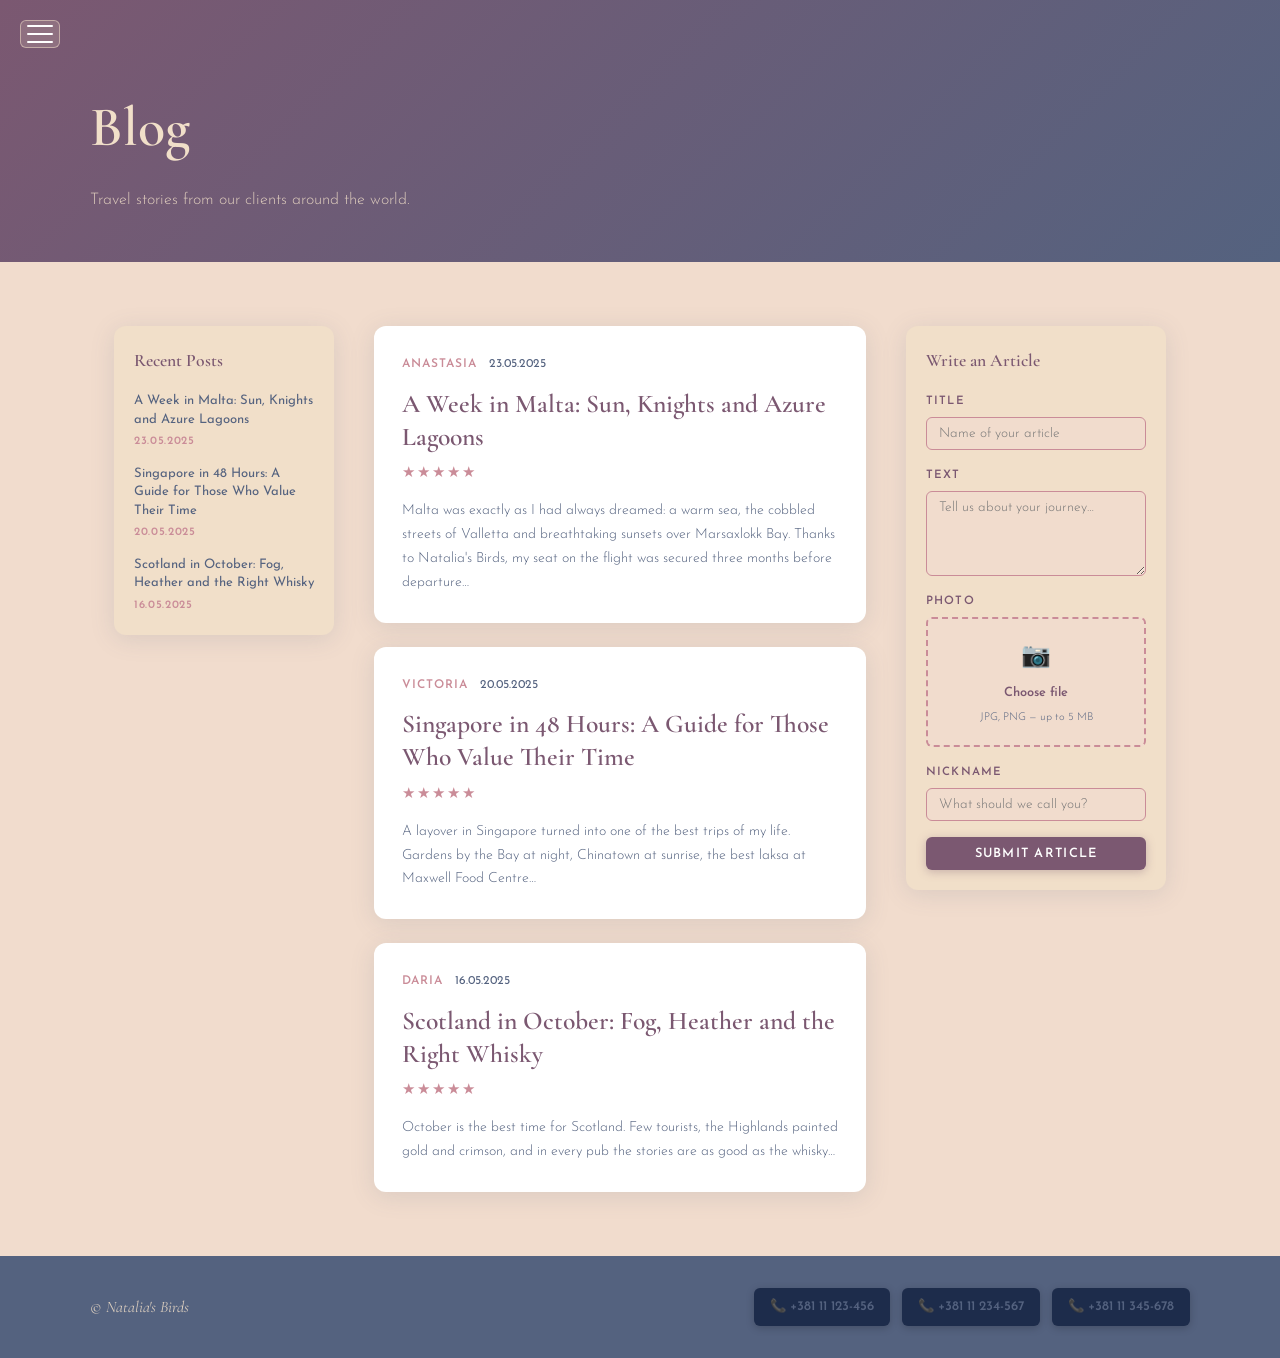
<file: blog.html>
<!DOCTYPE html>
<html lang="en">
<head>
  <meta charset="UTF-8" />
  <meta name="viewport" content="width=device-width, initial-scale=1.0" />
  <title>Natalia's Birds — Blog</title>
  <link rel="preconnect" href="https://fonts.googleapis.com" />
  <link rel="preconnect" href="https://fonts.gstatic.com" crossorigin />
  <link href="https://fonts.googleapis.com/css2?family=Cormorant+Garamond:ital,wght@0,300;0,400;0,600;1,300&family=Josefin+Sans:wght@300;400;600&display=swap" rel="stylesheet" />
  <link rel="stylesheet" href="base.css" />
  <link rel="stylesheet" href="blog.css" />
  <link rel="icon" href="/html_css_only/logo1.png">
</head>
<body>
  <nav class="nav" aria-label="Main navigation">
    <input type="checkbox" id="navToggle" class="nav__checkbox" />
    <label for="navToggle" class="nav__label" aria-label="Open menu">
      <span class="nav__bar"></span>
      <span class="nav__bar"></span>
      <span class="nav__bar"></span>
    </label>
    <ul class="nav__menu" role="list">
      <li><a class="nav__link" href="index.html">About Us</a></li>
      <li><a class="nav__link" href="gallery.html">Gallery</a></li>
      <li><a class="nav__link" href="portfolio.html">Portfolio</a></li>
      <li><a class="nav__link nav__link--active" href="blog.html">Blog</a></li>
      <li><a class="nav__link" href="location.html">Location</a></li>
      <li><a class="nav__link" href="video-gallery.html">Video Gallery</a></li>
      <li><a class="nav__link" href="index.html#contacts">Contact</a></li>
    </ul>
  </nav>

  <header class="page-header">
    <div class="page-header__inner">
      <h1 class="page-header__title">Blog</h1>
      <p class="page-header__subtitle">Travel stories from our clients around the world.</p>
    </div>
  </header>

  <main class="blog-layout">

    <aside class="blog-sidebar blog-sidebar--left">
      <div class="sidebar-widget">
        <h3 class="sidebar-widget__heading">Recent Posts</h3>
        <ul class="recent-list">
          <li class="recent-list__item">
            <a href="#article1" class="recent-list__link">A Week in Malta: Sun, Knights and Azure Lagoons</a>
            <span class="recent-list__date">23.05.2025</span>
          </li>
          <li class="recent-list__item">
            <a href="#article2" class="recent-list__link">Singapore in 48 Hours: A Guide for Those Who Value Their Time</a>
            <span class="recent-list__date">20.05.2025</span>
          </li>
          <li class="recent-list__item">
            <a href="#article3" class="recent-list__link">Scotland in October: Fog, Heather and the Right Whisky</a>
            <span class="recent-list__date">16.05.2025</span>
          </li>
        </ul>
      </div>
    </aside>

    <section class="blog-feed" aria-label="Articles">

      <article class="article-card" id="article1">
        <div class="article-card__meta">
          <span class="article-card__author">Anastasia</span>
          <span class="article-card__date">23.05.2025</span>
        </div>
        <h2 class="article-card__title">A Week in Malta: Sun, Knights and Azure Lagoons</h2>
        <div class="article-card__stars">★★★★★</div>
        <p class="article-card__excerpt">Malta was exactly as I had always dreamed: a warm sea, the cobbled streets of Valletta and breathtaking sunsets over Marsaxlokk Bay. Thanks to Natalia's Birds, my seat on the flight was secured three months before departure…</p>
      </article>

      <article class="article-card" id="article2">
        <div class="article-card__meta">
          <span class="article-card__author">Victoria</span>
          <span class="article-card__date">20.05.2025</span>
        </div>
        <h2 class="article-card__title">Singapore in 48 Hours: A Guide for Those Who Value Their Time</h2>
        <div class="article-card__stars">★★★★★</div>
        <p class="article-card__excerpt">A layover in Singapore turned into one of the best trips of my life. Gardens by the Bay at night, Chinatown at sunrise, the best laksa at Maxwell Food Centre…</p>
      </article>

      <article class="article-card" id="article3">
        <div class="article-card__meta">
          <span class="article-card__author">Daria</span>
          <span class="article-card__date">16.05.2025</span>
        </div>
        <h2 class="article-card__title">Scotland in October: Fog, Heather and the Right Whisky</h2>
        <div class="article-card__stars">★★★★★</div>
        <p class="article-card__excerpt">October is the best time for Scotland. Few tourists, the Highlands painted gold and crimson, and in every pub the stories are as good as the whisky…</p>
      </article>

    </section>

    <aside class="blog-sidebar blog-sidebar--right">
      <div class="sidebar-widget">
        <h3 class="sidebar-widget__heading">Write an Article</h3>
        <form class="post-form" action="#" method="post" novalidate>
          <div class="post-form__field">
            <label class="post-form__label" for="postTitle">Title</label>
            <input class="post-form__input" id="postTitle" type="text" placeholder="Name of your article" />
          </div>
          <div class="post-form__field">
            <label class="post-form__label" for="postText">Text</label>
            <textarea class="post-form__textarea" id="postText" rows="5" placeholder="Tell us about your journey…"></textarea>
          </div>
          <div class="post-form__field">
            <label class="post-form__label" for="postPhoto">Photo</label>
            <label class="post-form__upload" for="postPhoto">
              <span class="post-form__upload-icon">📷</span>
              <span class="post-form__upload-text">Choose file</span>
              <span class="post-form__upload-hint">JPG, PNG — up to 5 MB</span>
              <input class="post-form__upload-input" id="postPhoto" type="file" accept="image/*" />
            </label>
          </div>
          <div class="post-form__field">
            <label class="post-form__label" for="postNick">Nickname</label>
            <input class="post-form__input" id="postNick" type="text" placeholder="What should we call you?" />
          </div>
          <button class="btn btn--primary post-form__submit" type="submit">Submit Article</button>
        </form>
      </div>
    </aside>

  </main>

  <footer class="footer">
    <div class="footer__inner">
      <p class="footer__copy">&copy; Natalia's Birds</p>
      <ul class="footer__phones">
        <li><a class="footer__phone" href="tel:+38111123456">📞 +381 11 123-456</a></li>
        <li><a class="footer__phone" href="tel:+38111234567">📞 +381 11 234-567</a></li>
        <li><a class="footer__phone" href="tel:+38111345678">📞 +381 11 345-678</a></li>
      </ul>
    </div>
  </footer>
</body>
</html>
</file>
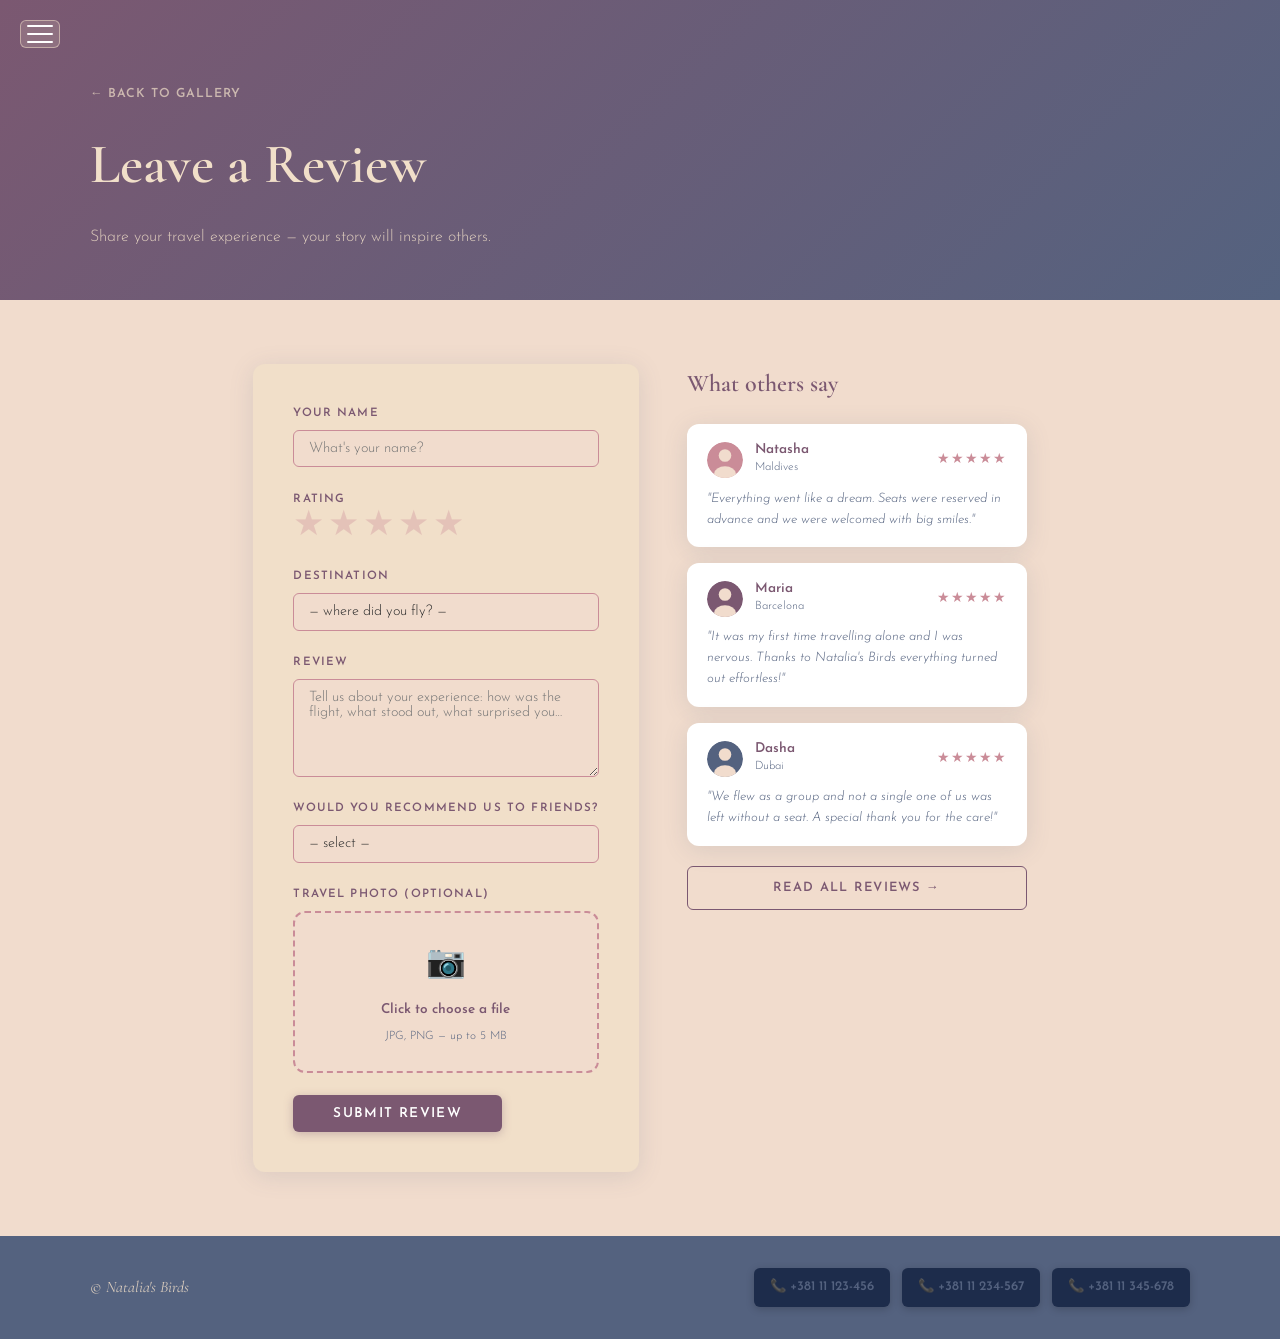
<file: leave-review.html>
<!DOCTYPE html>
<html lang="en">
<head>
  <meta charset="UTF-8" />
  <meta name="viewport" content="width=device-width, initial-scale=1.0" />
  <title>Natalia's Birds — Leave a Review</title>
  <link rel="preconnect" href="https://fonts.googleapis.com" />
  <link rel="preconnect" href="https://fonts.gstatic.com" crossorigin />
  <link href="https://fonts.googleapis.com/css2?family=Cormorant+Garamond:ital,wght@0,300;0,400;0,600;1,300&family=Josefin+Sans:wght@300;400;600&display=swap" rel="stylesheet" />
  <link rel="stylesheet" href="base.css" />
  <link rel="stylesheet" href="leave-review.css" />
  <link rel="icon" href="/html_css_only/logo1.png">
</head>
<body>
  <nav class="nav" aria-label="Main navigation">
    <input type="checkbox" id="navToggle" class="nav__checkbox" />
    <label for="navToggle" class="nav__label" aria-label="Open menu">
      <span class="nav__bar"></span>
      <span class="nav__bar"></span>
      <span class="nav__bar"></span>
    </label>
    <ul class="nav__menu" role="list">
      <li><a class="nav__link" href="index.html">About Us</a></li>
      <li><a class="nav__link nav__link--active" href="gallery.html">Gallery</a></li>
      <li><a class="nav__link" href="portfolio.html">Portfolio</a></li>
      <li><a class="nav__link" href="blog.html">Blog</a></li>
      <li><a class="nav__link" href="location.html">Location</a></li>
      <li><a class="nav__link" href="video-gallery.html">Video Gallery</a></li>
      <li><a class="nav__link" href="index.html#contacts">Contact</a></li>
    </ul>
  </nav>

  <header class="page-header">
    <div class="page-header__inner">
      <a class="review-back" href="gallery.html">← Back to Gallery</a>
      <h1 class="page-header__title">Leave a Review</h1>
      <p class="page-header__subtitle">Share your travel experience — your story will inspire others.</p>
    </div>
  </header>

  <main class="review-main">
    <div class="review-layout">

      <div class="review-form-wrap">
        <form class="review-form" action="#" method="post" novalidate>

          <div class="rf-field">
            <label class="rf-field__label" for="reviewName">Your Name</label>
            <input class="rf-field__input" id="reviewName" type="text" placeholder="What's your name?" autocomplete="given-name" />
          </div>

          <fieldset class="rf-field rf-stars" aria-label="Your rating">
            <legend class="rf-field__label">Rating</legend>
            <div class="rf-stars__row">
              <input type="radio" id="s5" name="rating" value="5" class="rf-stars__radio" />
              <label for="s5" class="rf-stars__label" aria-label="5 stars">★</label>
              <input type="radio" id="s4" name="rating" value="4" class="rf-stars__radio" />
              <label for="s4" class="rf-stars__label" aria-label="4 stars">★</label>
              <input type="radio" id="s3" name="rating" value="3" class="rf-stars__radio" />
              <label for="s3" class="rf-stars__label" aria-label="3 stars">★</label>
              <input type="radio" id="s2" name="rating" value="2" class="rf-stars__radio" />
              <label for="s2" class="rf-stars__label" aria-label="2 stars">★</label>
              <input type="radio" id="s1" name="rating" value="1" class="rf-stars__radio" />
              <label for="s1" class="rf-stars__label" aria-label="1 star">★</label>
            </div>
          </fieldset>

          <div class="rf-field">
            <label class="rf-field__label" for="reviewDest">Destination</label>
            <select class="rf-field__select" id="reviewDest">
              <option value="">— where did you fly? —</option>
              <option>USA</option>
              <option>Canada</option>
              <option>Ireland</option>
              <option>England</option>
              <option>Australia</option>
              <option>New Zealand</option>
              <option>Malta</option>
              <option>Singapore</option>
              <option>Scotland</option>
            </select>
          </div>

          <div class="rf-field">
            <label class="rf-field__label" for="reviewText">Review</label>
            <textarea class="rf-field__textarea" id="reviewText" rows="5" placeholder="Tell us about your experience: how was the flight, what stood out, what surprised you…"></textarea>
          </div>

          <div class="rf-field">
            <label class="rf-field__label" for="reviewRecommend">Would you recommend us to friends?</label>
            <select class="rf-field__select" id="reviewRecommend">
              <option value="">— select —</option>
              <option value="yes">Yes, absolutely!</option>
              <option value="no">No</option>
            </select>
          </div>

          <div class="rf-field">
            <label class="rf-field__label" for="reviewPhoto">Travel Photo (optional)</label>
            <label class="rf-upload" for="reviewPhoto">
              <span class="rf-upload__icon">📷</span>
              <span class="rf-upload__text">Click to choose a file</span>
              <span class="rf-upload__hint">JPG, PNG — up to 5 MB</span>
              <input class="rf-upload__input" id="reviewPhoto" type="file" accept="image/*" />
            </label>
          </div>

          <button class="btn btn--primary rf-submit" type="submit">Submit Review</button>

        </form>
      </div>

      <aside class="review-sidebar">
        <h2 class="review-sidebar__heading">What others say</h2>

        <article class="review-preview">
          <div class="review-preview__header">
            <svg class="review-preview__avatar" viewBox="0 0 40 40" width="36" height="36">
              <circle cx="20" cy="20" r="20" fill="rgb(202 140 152)"/>
              <circle cx="20" cy="15" r="7" fill="rgb(241 220 205)"/>
              <ellipse cx="20" cy="35" rx="12" ry="8" fill="rgb(241 220 205)"/>
            </svg>
            <div>
              <p class="review-preview__name">Natasha</p>
              <p class="review-preview__dest">Maldives</p>
            </div>
            <span class="review-preview__stars">★★★★★</span>
          </div>
          <p class="review-preview__text">"Everything went like a dream. Seats were reserved in advance and we were welcomed with big smiles."</p>
        </article>

        <article class="review-preview">
          <div class="review-preview__header">
            <svg class="review-preview__avatar" viewBox="0 0 40 40" width="36" height="36">
              <circle cx="20" cy="20" r="20" fill="rgb(123 88 113)"/>
              <circle cx="20" cy="15" r="7" fill="rgb(241 220 205)"/>
              <ellipse cx="20" cy="35" rx="12" ry="8" fill="rgb(241 220 205)"/>
            </svg>
            <div>
              <p class="review-preview__name">Maria</p>
              <p class="review-preview__dest">Barcelona</p>
            </div>
            <span class="review-preview__stars">★★★★★</span>
          </div>
          <p class="review-preview__text">"It was my first time travelling alone and I was nervous. Thanks to Natalia's Birds everything turned out effortless!"</p>
        </article>

        <article class="review-preview">
          <div class="review-preview__header">
            <svg class="review-preview__avatar" viewBox="0 0 40 40" width="36" height="36">
              <circle cx="20" cy="20" r="20" fill="rgb(84 98 127)"/>
              <circle cx="20" cy="15" r="7" fill="rgb(241 220 205)"/>
              <ellipse cx="20" cy="35" rx="12" ry="8" fill="rgb(241 220 205)"/>
            </svg>
            <div>
              <p class="review-preview__name">Dasha</p>
              <p class="review-preview__dest">Dubai</p>
            </div>
            <span class="review-preview__stars">★★★★★</span>
          </div>
          <p class="review-preview__text">"We flew as a group and not a single one of us was left without a seat. A special thank you for the care!"</p>
        </article>

        <a class="btn btn--outline review-sidebar__btn" href="gallery.html">Read all reviews →</a>
      </aside>

    </div>
  </main>

  <footer class="footer">
    <div class="footer__inner">
      <p class="footer__copy">&copy; Natalia's Birds</p>
      <ul class="footer__phones">
        <li><a class="footer__phone" href="tel:+38111123456">📞 +381 11 123-456</a></li>
        <li><a class="footer__phone" href="tel:+38111234567">📞 +381 11 234-567</a></li>
        <li><a class="footer__phone" href="tel:+38111345678">📞 +381 11 345-678</a></li>
      </ul>
    </div>
  </footer>
</body>
</html>
</file>
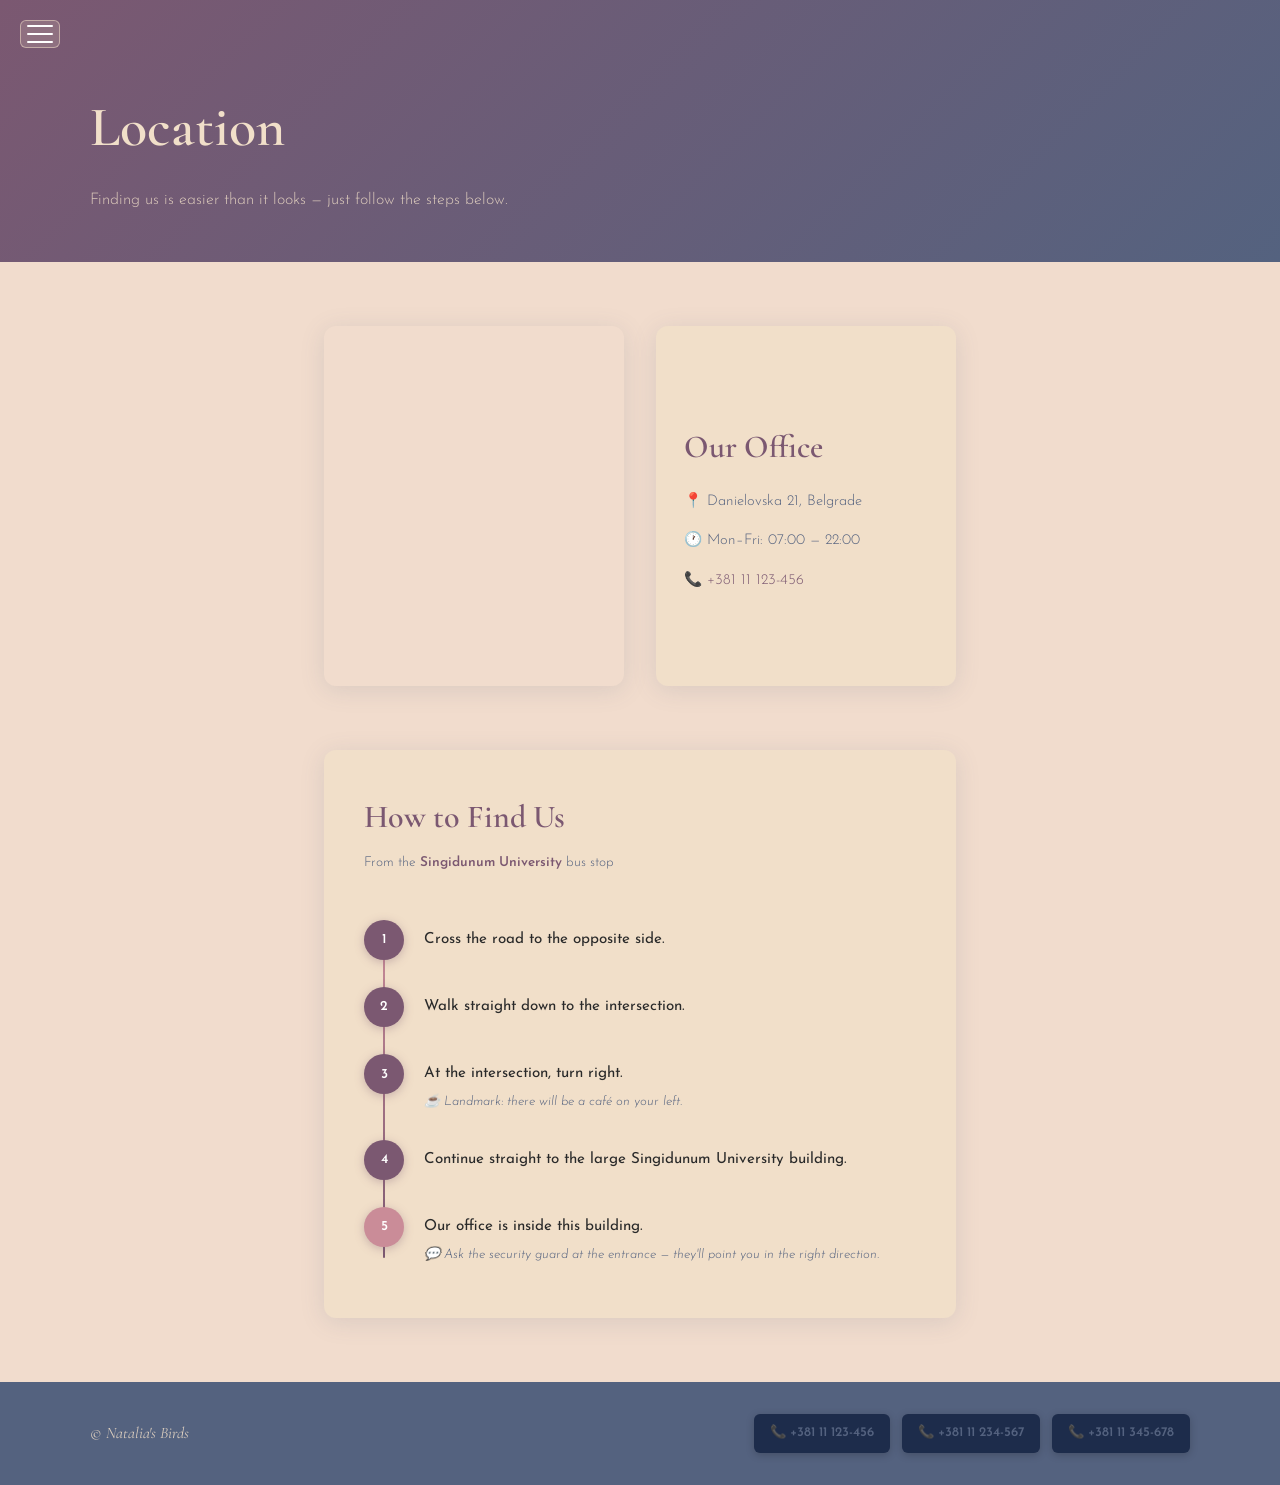
<file: location.html>
<!DOCTYPE html>
<html lang="en">
<head>
  <meta charset="UTF-8" />
  <meta name="viewport" content="width=device-width, initial-scale=1.0" />
  <title>Natalia's Birds — Location</title>
  <link rel="preconnect" href="https://fonts.googleapis.com" />
  <link rel="preconnect" href="https://fonts.gstatic.com" crossorigin />
  <link href="https://fonts.googleapis.com/css2?family=Cormorant+Garamond:ital,wght@0,300;0,400;0,600;1,300&family=Josefin+Sans:wght@300;400;600&display=swap" rel="stylesheet" />
  <link rel="stylesheet" href="base.css" />
  <link rel="stylesheet" href="location.css" />
  <link rel="icon" href="/html_css_only/logo1.png">
</head>
<body>
  <nav class="nav" aria-label="Main navigation">
    <input type="checkbox" id="navToggle" class="nav__checkbox" />
    <label for="navToggle" class="nav__label" aria-label="Open menu">
      <span class="nav__bar"></span>
      <span class="nav__bar"></span>
      <span class="nav__bar"></span>
    </label>
    <ul class="nav__menu" role="list">
      <li><a class="nav__link" href="index.html">About Us</a></li>
      <li><a class="nav__link" href="gallery.html">Gallery</a></li>
      <li><a class="nav__link" href="portfolio.html">Portfolio</a></li>
      <li><a class="nav__link" href="blog.html">Blog</a></li>
      <li><a class="nav__link nav__link--active" href="location.html">Location</a></li>
      <li><a class="nav__link" href="video-gallery.html">Video Gallery</a></li>
      <li><a class="nav__link" href="index.html#contacts">Contact</a></li>
    </ul>
  </nav>

  <header class="page-header">
    <div class="page-header__inner">
      <h1 class="page-header__title">Location</h1>
      <p class="page-header__subtitle">Finding us is easier than it looks — just follow the steps below.</p>
    </div>
  </header>

  <main class="location-main">

    <section class="loc-map-section" aria-label="Office on map">
      <div class="loc-map">
        <iframe title="Our office in Belgrade" src="https://www.google.com/maps/embed?pb=!1m18!1m12!1m3!1d184867.65765013284!2d20.328979!3d44.8178131!2m3!1f0!2f0!3f0!3m2!1i1024!2i768!4f13.1!3m3!1m2!1s0x475a7aa3d7b53fbd%3A0x1db30a209aef6a26!2sBelgrade%2C%20Serbia!5e0!3m2!1sen!2s!4v1700000000000" width="100%" height="340" style="border:0;" allowfullscreen loading="lazy" referrerpolicy="no-referrer-when-downgrade"></iframe>
      </div>
      <address class="loc-address">
        <h2 class="loc-address__heading">Our Office</h2>
        <p class="loc-address__line">📍 Danielovska 21, Belgrade</p>
        <p class="loc-address__line">🕐 Mon–Fri: 07:00 — 22:00</p>
        <p class="loc-address__line">📞 <a href="tel:+38111123456">+381 11 123-456</a></p>
      </address>
    </section>

    <section class="directions" aria-label="Walking directions">
      <h2 class="directions__heading">How to Find Us</h2>
      <p class="directions__from">From the <strong>Singidunum University</strong> bus stop</p>
      <ol class="directions__steps">
        <li class="directions__step">
          <div class="directions__num">1</div>
          <div class="directions__body">
            <p>Cross the road to the opposite side.</p>
          </div>
        </li>
        <li class="directions__step">
          <div class="directions__num">2</div>
          <div class="directions__body">
            <p>Walk straight down to the intersection.</p>
          </div>
        </li>
        <li class="directions__step">
          <div class="directions__num">3</div>
          <div class="directions__body">
            <p>At the intersection, turn right.</p>
            <p class="directions__hint">☕ Landmark: there will be a café on your left.</p>
          </div>
        </li>
        <li class="directions__step">
          <div class="directions__num">4</div>
          <div class="directions__body">
            <p>Continue straight to the large Singidunum University building.</p>
          </div>
        </li>
        <li class="directions__step directions__step--final">
          <div class="directions__num">5</div>
          <div class="directions__body">
            <p>Our office is inside this building.</p>
            <p class="directions__hint">💬 Ask the security guard at the entrance — they'll point you in the right direction.</p>
          </div>
        </li>
      </ol>
    </section>

  </main>

  <footer class="footer">
    <div class="footer__inner">
      <p class="footer__copy">&copy; Natalia's Birds</p>
      <ul class="footer__phones">
        <li><a class="footer__phone" href="tel:+38111123456">📞 +381 11 123-456</a></li>
        <li><a class="footer__phone" href="tel:+38111234567">📞 +381 11 234-567</a></li>
        <li><a class="footer__phone" href="tel:+38111345678">📞 +381 11 345-678</a></li>
      </ul>
    </div>
  </footer>
</body>
</html>
</file>
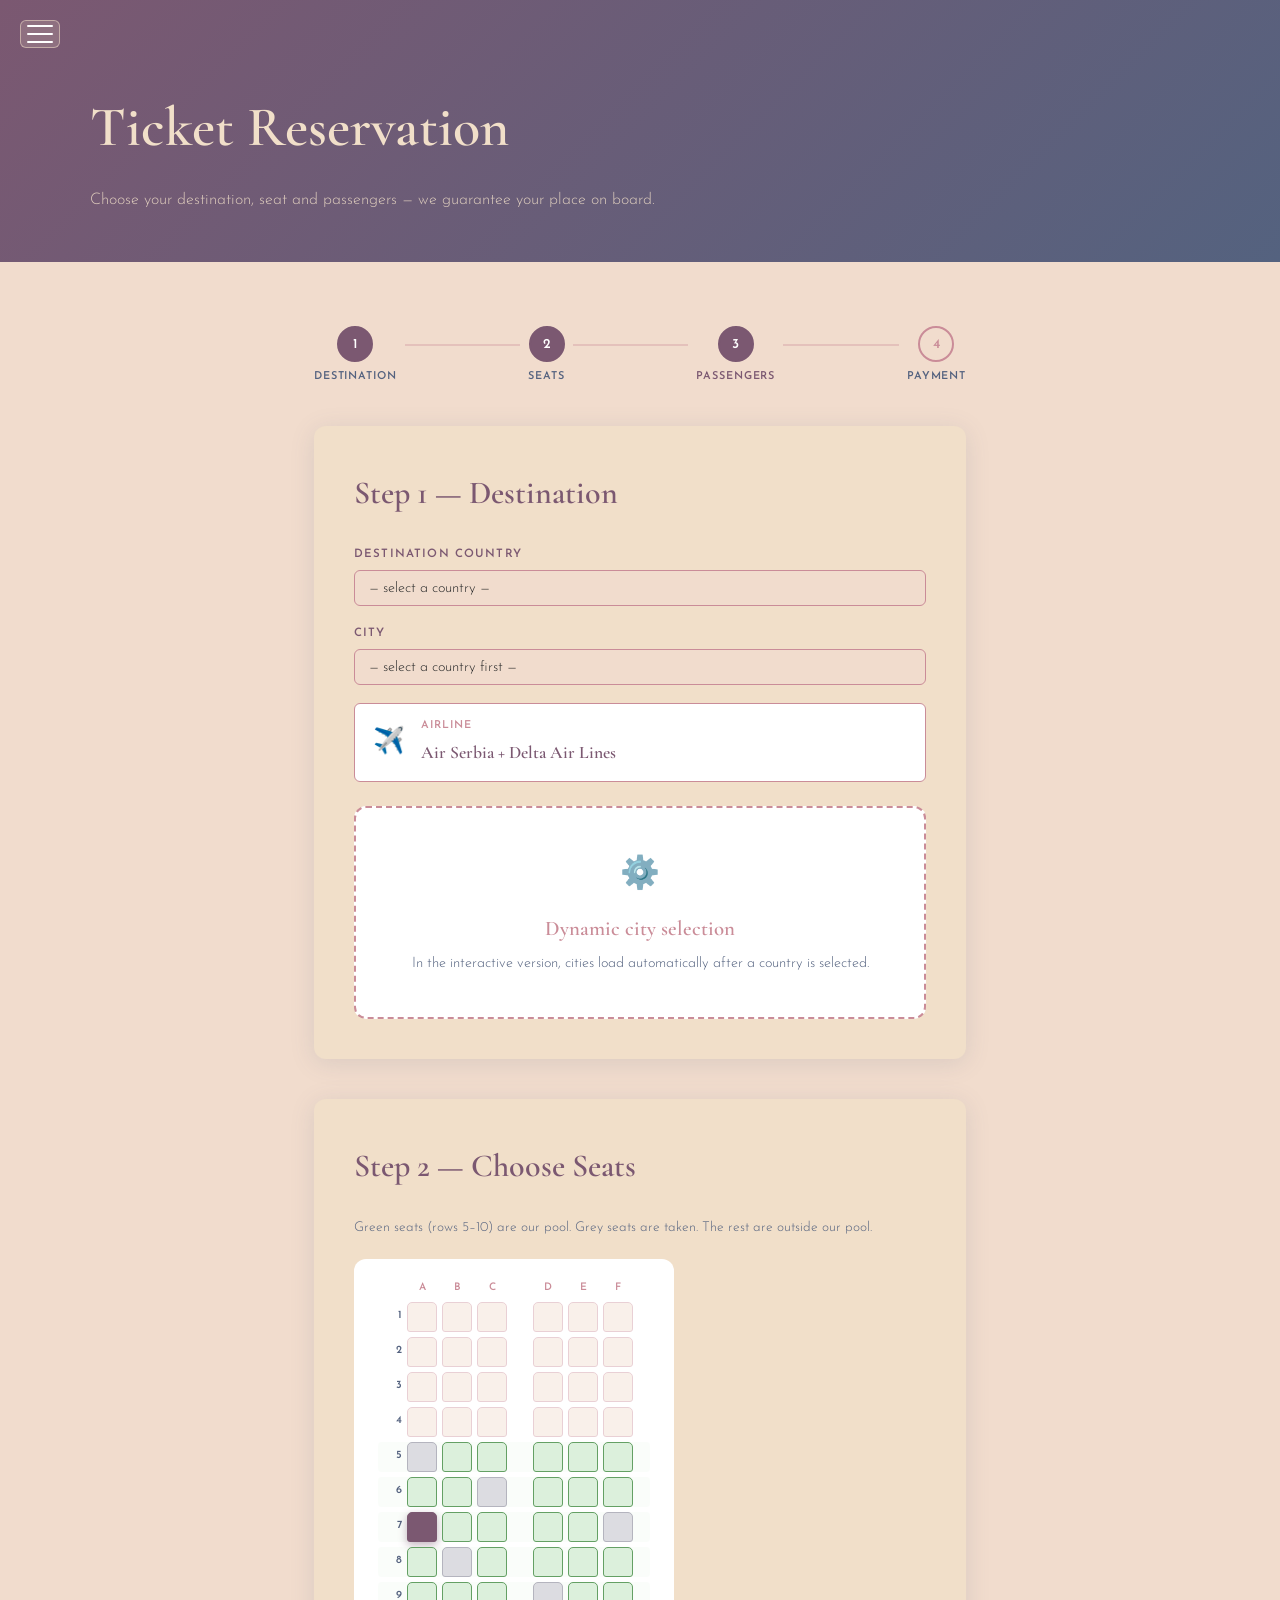
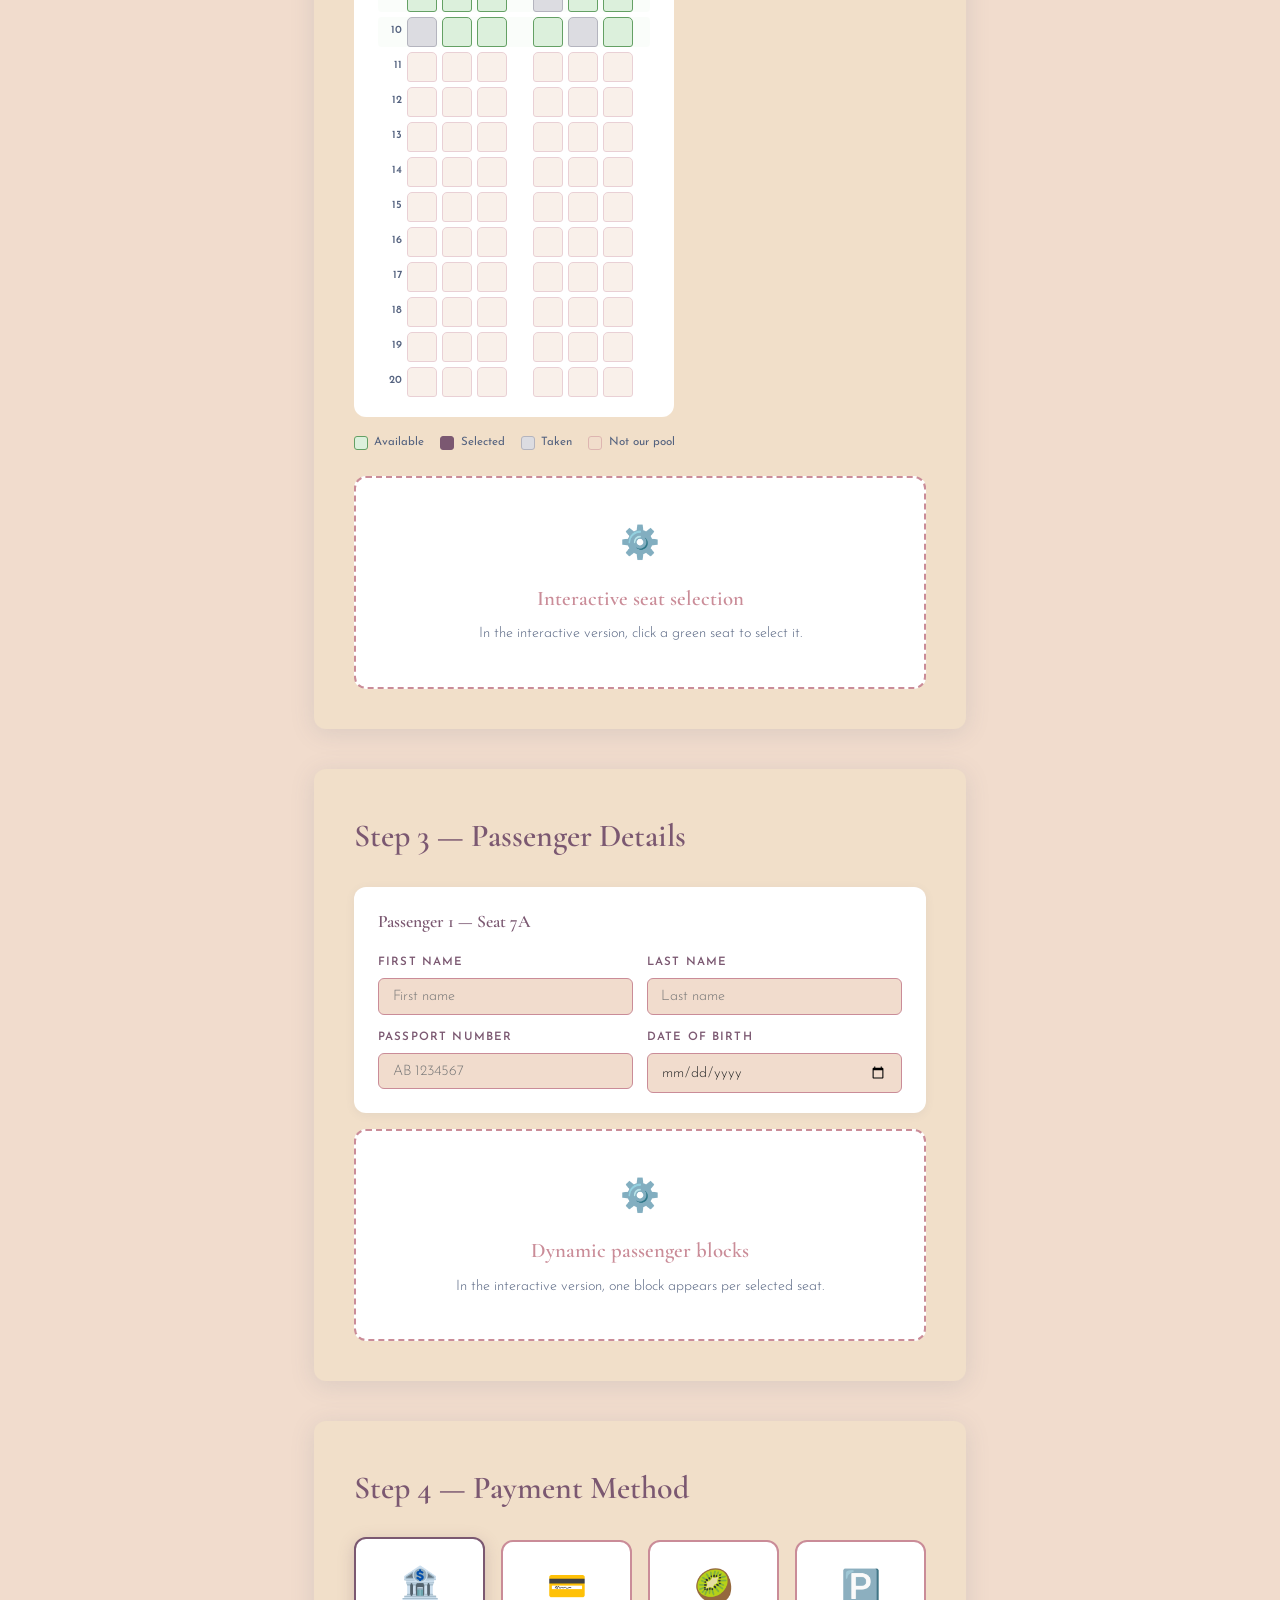
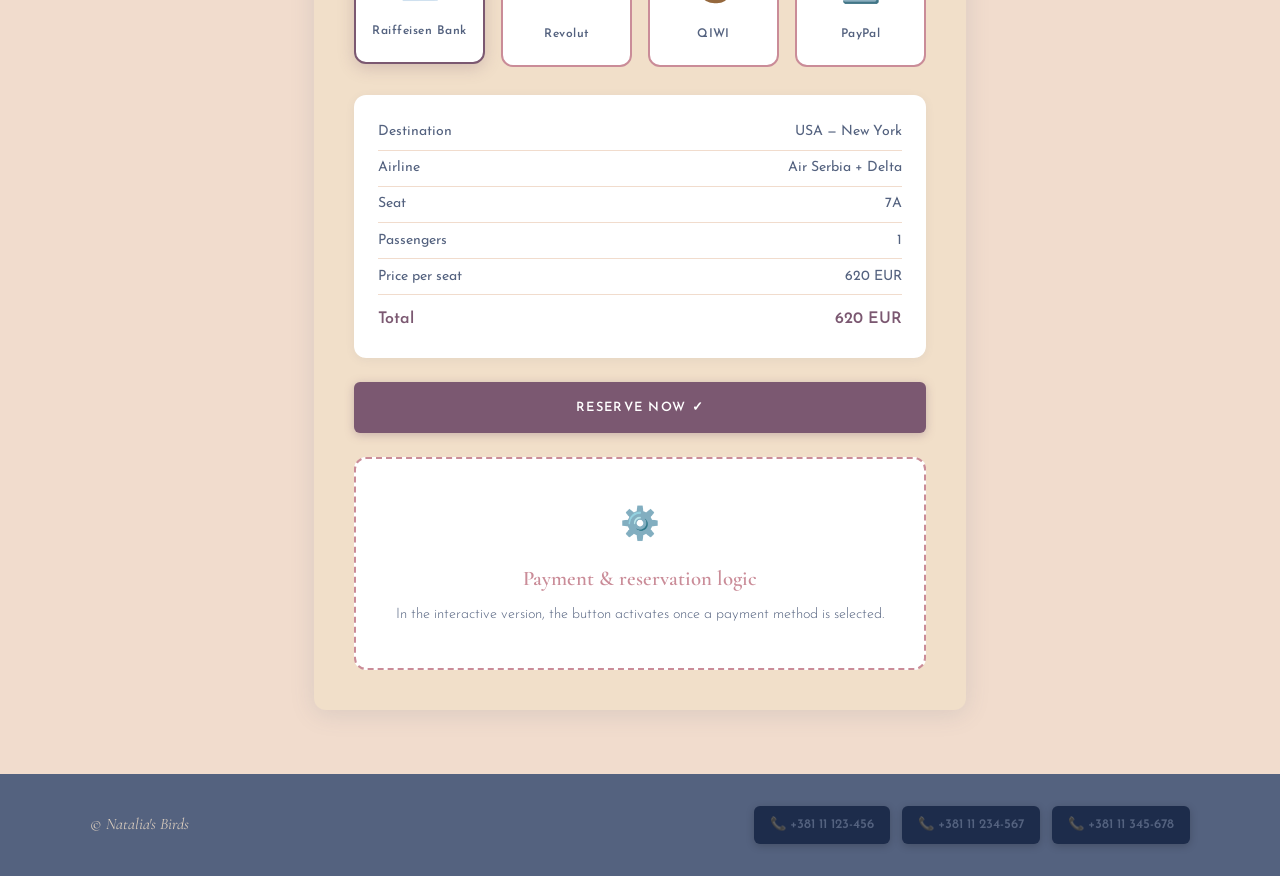
<file: reservation.html>
<!DOCTYPE html>
<html lang="en">
<head>
  <meta charset="UTF-8" />
  <meta name="viewport" content="width=device-width, initial-scale=1.0" />
  <title>Natalia's Birds — Reservation</title>
  <link rel="preconnect" href="https://fonts.googleapis.com" />
  <link rel="preconnect" href="https://fonts.gstatic.com" crossorigin />
  <link href="https://fonts.googleapis.com/css2?family=Cormorant+Garamond:ital,wght@0,300;0,400;0,600;1,300&family=Josefin+Sans:wght@300;400;600&display=swap" rel="stylesheet" />
  <link rel="stylesheet" href="base.css" />
  <link rel="stylesheet" href="reservation.css" />
  <link rel="icon" href="/html_css_only/logo1.png">
</head>
<body>
  <nav class="nav" aria-label="Main navigation">
    <input type="checkbox" id="navToggle" class="nav__checkbox" />
    <label for="navToggle" class="nav__label" aria-label="Open menu">
      <span class="nav__bar"></span>
      <span class="nav__bar"></span>
      <span class="nav__bar"></span>
    </label>
    <ul class="nav__menu" role="list">
      <li><a class="nav__link" href="index.html">About Us</a></li>
      <li><a class="nav__link" href="gallery.html">Gallery</a></li>
      <li><a class="nav__link" href="portfolio.html">Portfolio</a></li>
      <li><a class="nav__link" href="blog.html">Blog</a></li>
      <li><a class="nav__link" href="location.html">Location</a></li>
      <li><a class="nav__link" href="video-gallery.html">Video Gallery</a></li>
      <li><a class="nav__link" href="index.html#contacts">Contact</a></li>
    </ul>
  </nav>

  <header class="page-header">
    <div class="page-header__inner">
      <h1 class="page-header__title">Ticket Reservation</h1>
      <p class="page-header__subtitle">Choose your destination, seat and passengers — we guarantee your place on board.</p>
    </div>
  </header>

  <main class="res-main">

    <div class="res-progress" aria-label="Booking steps">
      <div class="res-progress__step res-progress__step--done">
        <div class="res-progress__dot">1</div>
        <span class="res-progress__label">Destination</span>
      </div>
      <div class="res-progress__line"></div>
      <div class="res-progress__step res-progress__step--done">
        <div class="res-progress__dot">2</div>
        <span class="res-progress__label">Seats</span>
      </div>
      <div class="res-progress__line"></div>
      <div class="res-progress__step res-progress__step--active">
        <div class="res-progress__dot">3</div>
        <span class="res-progress__label">Passengers</span>
      </div>
      <div class="res-progress__line"></div>
      <div class="res-progress__step">
        <div class="res-progress__dot">4</div>
        <span class="res-progress__label">Payment</span>
      </div>
    </div>

    <section class="res-step" id="step-destination">
      <h2 class="res-step__heading">Step 1 — Destination</h2>
      <div class="res-fields">
        <div class="res-field">
          <label class="res-field__label" for="country">Destination Country</label>
          <select class="res-field__select" id="country">
            <option>— select a country —</option>
            <option>USA</option>
            <option>Canada</option>
            <option>Ireland</option>
            <option>England</option>
            <option>Australia</option>
            <option>New Zealand</option>
            <option>Malta</option>
            <option>Singapore</option>
            <option>Scotland</option>
          </select>
        </div>
        <div class="res-field">
          <label class="res-field__label" for="city">City</label>
          <select class="res-field__select" id="city">
            <option>— select a country first —</option>
          </select>
        </div>
        <div class="airline-card">
          <span class="airline-card__icon">✈️</span>
          <div>
            <p class="airline-card__label">Airline</p>
            <p class="airline-card__name">Air Serbia + Delta Air Lines</p>
          </div>
        </div>
      </div>
      <div class="placeholder" style="margin-top:1.5rem;">
        <div class="placeholder__icon">⚙️</div>
        <p class="placeholder__title">Dynamic city selection</p>
        <p>In the interactive version, cities load automatically after a country is selected.</p>
      </div>
    </section>

    <section class="res-step" id="step-seats">
      <h2 class="res-step__heading">Step 2 — Choose Seats</h2>
      <p class="res-step__hint">Green seats (rows 5–10) are our pool. Grey seats are taken. The rest are outside our pool.</p>

      <div class="seatmap-wrap">
        <div class="seatmap">
          <div class="seatmap__row">
            <div class="seatmap__spacer"></div>
            <div class="seatmap__col-lbl">A</div>
            <div class="seatmap__col-lbl">B</div>
            <div class="seatmap__col-lbl">C</div>
            <div class="seatmap__aisle"></div>
            <div class="seatmap__col-lbl">D</div>
            <div class="seatmap__col-lbl">E</div>
            <div class="seatmap__col-lbl">F</div>
          </div>
          <div class="seatmap__row"><div class="seatmap__row-lbl">1</div><div class="seat seat--other"></div><div class="seat seat--other"></div><div class="seat seat--other"></div><div class="seatmap__aisle"></div><div class="seat seat--other"></div><div class="seat seat--other"></div><div class="seat seat--other"></div></div>
          <div class="seatmap__row"><div class="seatmap__row-lbl">2</div><div class="seat seat--other"></div><div class="seat seat--other"></div><div class="seat seat--other"></div><div class="seatmap__aisle"></div><div class="seat seat--other"></div><div class="seat seat--other"></div><div class="seat seat--other"></div></div>
          <div class="seatmap__row"><div class="seatmap__row-lbl">3</div><div class="seat seat--other"></div><div class="seat seat--other"></div><div class="seat seat--other"></div><div class="seatmap__aisle"></div><div class="seat seat--other"></div><div class="seat seat--other"></div><div class="seat seat--other"></div></div>
          <div class="seatmap__row"><div class="seatmap__row-lbl">4</div><div class="seat seat--other"></div><div class="seat seat--other"></div><div class="seat seat--other"></div><div class="seatmap__aisle"></div><div class="seat seat--other"></div><div class="seat seat--other"></div><div class="seat seat--other"></div></div>
          <div class="seatmap__row seatmap__row--ours"><div class="seatmap__row-lbl">5</div><div class="seat seat--taken"></div><div class="seat seat--available"></div><div class="seat seat--available"></div><div class="seatmap__aisle"></div><div class="seat seat--available"></div><div class="seat seat--available"></div><div class="seat seat--available"></div></div>
          <div class="seatmap__row seatmap__row--ours"><div class="seatmap__row-lbl">6</div><div class="seat seat--available"></div><div class="seat seat--available"></div><div class="seat seat--taken"></div><div class="seatmap__aisle"></div><div class="seat seat--available"></div><div class="seat seat--available"></div><div class="seat seat--available"></div></div>
          <div class="seatmap__row seatmap__row--ours"><div class="seatmap__row-lbl">7</div><div class="seat seat--selected"></div><div class="seat seat--available"></div><div class="seat seat--available"></div><div class="seatmap__aisle"></div><div class="seat seat--available"></div><div class="seat seat--available"></div><div class="seat seat--taken"></div></div>
          <div class="seatmap__row seatmap__row--ours"><div class="seatmap__row-lbl">8</div><div class="seat seat--available"></div><div class="seat seat--taken"></div><div class="seat seat--available"></div><div class="seatmap__aisle"></div><div class="seat seat--available"></div><div class="seat seat--available"></div><div class="seat seat--available"></div></div>
          <div class="seatmap__row seatmap__row--ours"><div class="seatmap__row-lbl">9</div><div class="seat seat--available"></div><div class="seat seat--available"></div><div class="seat seat--available"></div><div class="seatmap__aisle"></div><div class="seat seat--taken"></div><div class="seat seat--available"></div><div class="seat seat--available"></div></div>
          <div class="seatmap__row seatmap__row--ours"><div class="seatmap__row-lbl">10</div><div class="seat seat--taken"></div><div class="seat seat--available"></div><div class="seat seat--available"></div><div class="seatmap__aisle"></div><div class="seat seat--available"></div><div class="seat seat--taken"></div><div class="seat seat--available"></div></div>
          <div class="seatmap__row"><div class="seatmap__row-lbl">11</div><div class="seat seat--other"></div><div class="seat seat--other"></div><div class="seat seat--other"></div><div class="seatmap__aisle"></div><div class="seat seat--other"></div><div class="seat seat--other"></div><div class="seat seat--other"></div></div>
          <div class="seatmap__row"><div class="seatmap__row-lbl">12</div><div class="seat seat--other"></div><div class="seat seat--other"></div><div class="seat seat--other"></div><div class="seatmap__aisle"></div><div class="seat seat--other"></div><div class="seat seat--other"></div><div class="seat seat--other"></div></div>
          <div class="seatmap__row"><div class="seatmap__row-lbl">13</div><div class="seat seat--other"></div><div class="seat seat--other"></div><div class="seat seat--other"></div><div class="seatmap__aisle"></div><div class="seat seat--other"></div><div class="seat seat--other"></div><div class="seat seat--other"></div></div>
          <div class="seatmap__row"><div class="seatmap__row-lbl">14</div><div class="seat seat--other"></div><div class="seat seat--other"></div><div class="seat seat--other"></div><div class="seatmap__aisle"></div><div class="seat seat--other"></div><div class="seat seat--other"></div><div class="seat seat--other"></div></div>
          <div class="seatmap__row"><div class="seatmap__row-lbl">15</div><div class="seat seat--other"></div><div class="seat seat--other"></div><div class="seat seat--other"></div><div class="seatmap__aisle"></div><div class="seat seat--other"></div><div class="seat seat--other"></div><div class="seat seat--other"></div></div>
          <div class="seatmap__row"><div class="seatmap__row-lbl">16</div><div class="seat seat--other"></div><div class="seat seat--other"></div><div class="seat seat--other"></div><div class="seatmap__aisle"></div><div class="seat seat--other"></div><div class="seat seat--other"></div><div class="seat seat--other"></div></div>
          <div class="seatmap__row"><div class="seatmap__row-lbl">17</div><div class="seat seat--other"></div><div class="seat seat--other"></div><div class="seat seat--other"></div><div class="seatmap__aisle"></div><div class="seat seat--other"></div><div class="seat seat--other"></div><div class="seat seat--other"></div></div>
          <div class="seatmap__row"><div class="seatmap__row-lbl">18</div><div class="seat seat--other"></div><div class="seat seat--other"></div><div class="seat seat--other"></div><div class="seatmap__aisle"></div><div class="seat seat--other"></div><div class="seat seat--other"></div><div class="seat seat--other"></div></div>
          <div class="seatmap__row"><div class="seatmap__row-lbl">19</div><div class="seat seat--other"></div><div class="seat seat--other"></div><div class="seat seat--other"></div><div class="seatmap__aisle"></div><div class="seat seat--other"></div><div class="seat seat--other"></div><div class="seat seat--other"></div></div>
          <div class="seatmap__row"><div class="seatmap__row-lbl">20</div><div class="seat seat--other"></div><div class="seat seat--other"></div><div class="seat seat--other"></div><div class="seatmap__aisle"></div><div class="seat seat--other"></div><div class="seat seat--other"></div><div class="seat seat--other"></div></div>
        </div>

        <div class="seatmap-legend">
          <span class="legend-item legend-item--available">Available</span>
          <span class="legend-item legend-item--selected">Selected</span>
          <span class="legend-item legend-item--taken">Taken</span>
          <span class="legend-item legend-item--other">Not our pool</span>
        </div>
      </div>

      <div class="placeholder" style="margin-top:1.5rem;">
        <div class="placeholder__icon">⚙️</div>
        <p class="placeholder__title">Interactive seat selection</p>
        <p>In the interactive version, click a green seat to select it.</p>
      </div>
    </section>

    <section class="res-step" id="step-passengers">
      <h2 class="res-step__heading">Step 3 — Passenger Details</h2>
      <div class="passenger-block">
        <h3 class="passenger-block__title">Passenger 1 — Seat 7A</h3>
        <div class="passenger-block__grid">
          <div class="res-field">
            <label class="res-field__label" for="p1name">First Name</label>
            <input class="res-field__input" id="p1name" type="text" placeholder="First name" />
          </div>
          <div class="res-field">
            <label class="res-field__label" for="p1last">Last Name</label>
            <input class="res-field__input" id="p1last" type="text" placeholder="Last name" />
          </div>
          <div class="res-field">
            <label class="res-field__label" for="p1pass">Passport Number</label>
            <input class="res-field__input" id="p1pass" type="text" placeholder="AB 1234567" />
          </div>
          <div class="res-field">
            <label class="res-field__label" for="p1dob">Date of Birth</label>
            <input class="res-field__input" id="p1dob" type="date" />
          </div>
        </div>
      </div>
      <div class="placeholder">
        <div class="placeholder__icon">⚙️</div>
        <p class="placeholder__title">Dynamic passenger blocks</p>
        <p>In the interactive version, one block appears per selected seat.</p>
      </div>
    </section>

    <section class="res-step" id="step-payment">
      <h2 class="res-step__heading">Step 4 — Payment Method</h2>
      <div class="payment-grid">
        <label class="payment-card payment-card--selected">
          <input type="radio" name="payment" checked class="payment-card__radio" />
          <span class="payment-card__icon">🏦</span>
          <span class="payment-card__name">Raiffeisen Bank</span>
        </label>
        <label class="payment-card">
          <input type="radio" name="payment" class="payment-card__radio" />
          <span class="payment-card__icon">💳</span>
          <span class="payment-card__name">Revolut</span>
        </label>
        <label class="payment-card">
          <input type="radio" name="payment" class="payment-card__radio" />
          <span class="payment-card__icon">🥝</span>
          <span class="payment-card__name">QIWI</span>
        </label>
        <label class="payment-card">
          <input type="radio" name="payment" class="payment-card__radio" />
          <span class="payment-card__icon">🅿️</span>
          <span class="payment-card__name">PayPal</span>
        </label>
      </div>

      <div class="booking-summary">
        <div class="booking-summary__row"><span>Destination</span><span>USA — New York</span></div>
        <div class="booking-summary__row"><span>Airline</span><span>Air Serbia + Delta</span></div>
        <div class="booking-summary__row"><span>Seat</span><span>7A</span></div>
        <div class="booking-summary__row"><span>Passengers</span><span>1</span></div>
        <div class="booking-summary__row"><span>Price per seat</span><span>620 EUR</span></div>
        <div class="booking-summary__row booking-summary__row--total"><span>Total</span><span>620 EUR</span></div>
      </div>

      <a class="btn btn--primary res-reserve-btn" href="#">Reserve Now ✓</a>

      <div class="placeholder" style="margin-top:1.5rem;">
        <div class="placeholder__icon">⚙️</div>
        <p class="placeholder__title">Payment & reservation logic</p>
        <p>In the interactive version, the button activates once a payment method is selected.</p>
      </div>
    </section>

  </main>

  <footer class="footer">
    <div class="footer__inner">
      <p class="footer__copy">&copy; Natalia's Birds</p>
      <ul class="footer__phones">
        <li><a class="footer__phone" href="tel:+38111123456">📞 +381 11 123-456</a></li>
        <li><a class="footer__phone" href="tel:+38111234567">📞 +381 11 234-567</a></li>
        <li><a class="footer__phone" href="tel:+38111345678">📞 +381 11 345-678</a></li>
      </ul>
    </div>
  </footer>
</body>
</html>
</file>
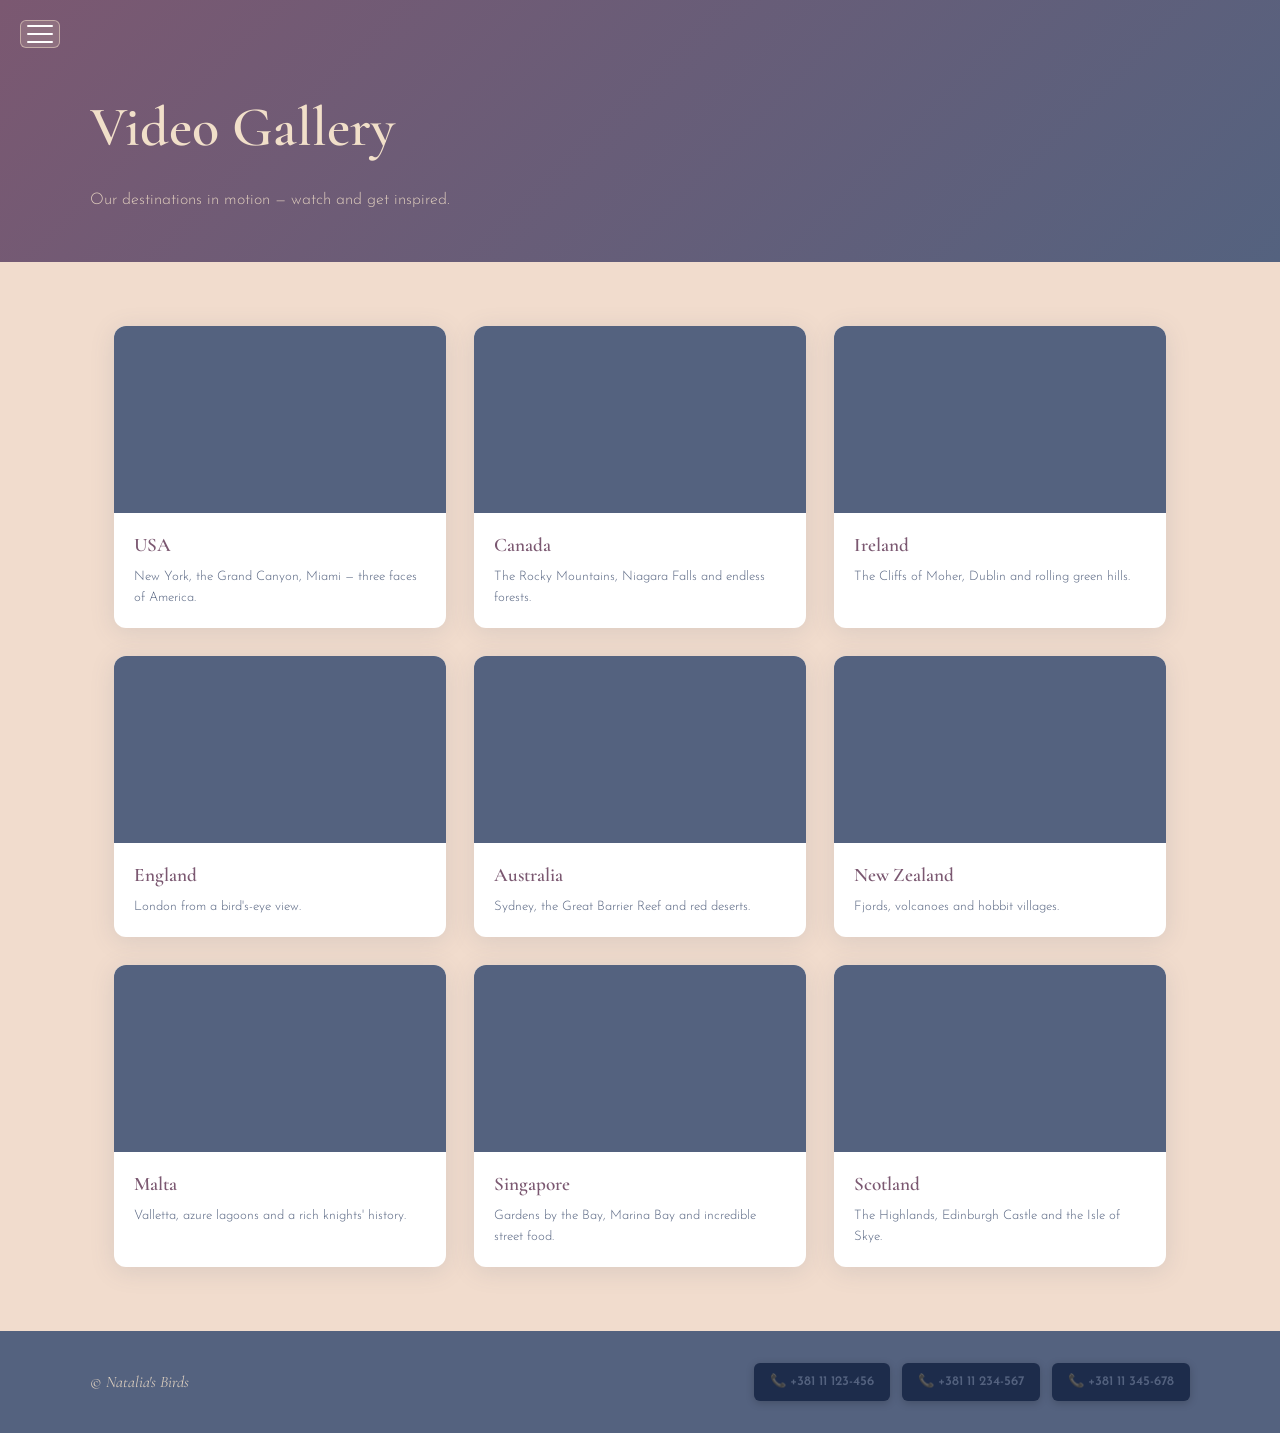
<file: video-gallery.html>
<!DOCTYPE html>
<html lang="en">
<head>
  <meta charset="UTF-8" />
  <meta name="viewport" content="width=device-width, initial-scale=1.0" />
  <title>Natalia's Birds — Video Gallery</title>
  <link rel="preconnect" href="https://fonts.googleapis.com" />
  <link rel="preconnect" href="https://fonts.gstatic.com" crossorigin />
  <link href="https://fonts.googleapis.com/css2?family=Cormorant+Garamond:ital,wght@0,300;0,400;0,600;1,300&family=Josefin+Sans:wght@300;400;600&display=swap" rel="stylesheet" />
  <link rel="stylesheet" href="base.css" />
  <link rel="stylesheet" href="video-gallery.css" />
  <link rel="icon" href="/html_css_only/logo1.png">
</head>
<body>
  <nav class="nav" aria-label="Main navigation">
    <input type="checkbox" id="navToggle" class="nav__checkbox" />
    <label for="navToggle" class="nav__label" aria-label="Open menu">
      <span class="nav__bar"></span>
      <span class="nav__bar"></span>
      <span class="nav__bar"></span>
    </label>
    <ul class="nav__menu" role="list">
      <li><a class="nav__link" href="index.html">About Us</a></li>
      <li><a class="nav__link" href="gallery.html">Gallery</a></li>
      <li><a class="nav__link" href="portfolio.html">Portfolio</a></li>
      <li><a class="nav__link" href="blog.html">Blog</a></li>
      <li><a class="nav__link" href="location.html">Location</a></li>
      <li><a class="nav__link nav__link--active" href="video-gallery.html">Video Gallery</a></li>
      <li><a class="nav__link" href="index.html#contacts">Contact</a></li>
    </ul>
  </nav>

  <header class="page-header">
    <div class="page-header__inner">
      <h1 class="page-header__title">Video Gallery</h1>
      <p class="page-header__subtitle">Our destinations in motion — watch and get inspired.</p>
    </div>
  </header>

  <main class="vg-main">
    <div class="vg-grid">

      <article class="vg-card">
        <div class="vg-card__thumb">
          <iframe src="https://www.youtube.com/embed/S9Yj1Dkoxuc" title="USA" allow="accelerometer; autoplay; clipboard-write; encrypted-media; gyroscope; picture-in-picture" allowfullscreen loading="lazy"></iframe>
        </div>
        <div class="vg-card__body">
          <h2 class="vg-card__title">USA</h2>
          <p class="vg-card__text">New York, the Grand Canyon, Miami — three faces of America.</p>
        </div>
      </article>

      <article class="vg-card">
        <div class="vg-card__thumb">
          <iframe src="https://www.youtube.com/embed/MRBoGBMHOOA" title="Canada" allow="accelerometer; autoplay; clipboard-write; encrypted-media; gyroscope; picture-in-picture" allowfullscreen loading="lazy"></iframe>
        </div>
        <div class="vg-card__body">
          <h2 class="vg-card__title">Canada</h2>
          <p class="vg-card__text">The Rocky Mountains, Niagara Falls and endless forests.</p>
        </div>
      </article>

      <article class="vg-card">
        <div class="vg-card__thumb">
          <iframe src="https://www.youtube.com/embed/5hb0PFg4pq4" title="Ireland" allow="accelerometer; autoplay; clipboard-write; encrypted-media; gyroscope; picture-in-picture" allowfullscreen loading="lazy"></iframe>
        </div>
        <div class="vg-card__body">
          <h2 class="vg-card__title">Ireland</h2>
          <p class="vg-card__text">The Cliffs of Moher, Dublin and rolling green hills.</p>
        </div>
      </article>

      <article class="vg-card">
        <div class="vg-card__thumb">
          <iframe src="https://www.youtube.com/embed/HbMEYPkwMWA" title="England" allow="accelerometer; autoplay; clipboard-write; encrypted-media; gyroscope; picture-in-picture" allowfullscreen loading="lazy"></iframe>
        </div>
        <div class="vg-card__body">
          <h2 class="vg-card__title">England</h2>
          <p class="vg-card__text">London from a bird's-eye view.</p>
        </div>
      </article>

      <article class="vg-card">
        <div class="vg-card__thumb">
          <iframe src="https://www.youtube.com/embed/0cRMDMfBqJE" title="Australia" allow="accelerometer; autoplay; clipboard-write; encrypted-media; gyroscope; picture-in-picture" allowfullscreen loading="lazy"></iframe>
        </div>
        <div class="vg-card__body">
          <h2 class="vg-card__title">Australia</h2>
          <p class="vg-card__text">Sydney, the Great Barrier Reef and red deserts.</p>
        </div>
      </article>

      <article class="vg-card">
        <div class="vg-card__thumb">
          <iframe src="https://www.youtube.com/embed/nvkfKCwUn24" title="New Zealand" allow="accelerometer; autoplay; clipboard-write; encrypted-media; gyroscope; picture-in-picture" allowfullscreen loading="lazy"></iframe>
        </div>
        <div class="vg-card__body">
          <h2 class="vg-card__title">New Zealand</h2>
          <p class="vg-card__text">Fjords, volcanoes and hobbit villages.</p>
        </div>
      </article>

      <article class="vg-card">
        <div class="vg-card__thumb">
          <iframe src="https://www.youtube.com/embed/NWi8ZuvABwQ" title="Malta" allow="accelerometer; autoplay; clipboard-write; encrypted-media; gyroscope; picture-in-picture" allowfullscreen loading="lazy"></iframe>
        </div>
        <div class="vg-card__body">
          <h2 class="vg-card__title">Malta</h2>
          <p class="vg-card__text">Valletta, azure lagoons and a rich knights' history.</p>
        </div>
      </article>

      <article class="vg-card">
        <div class="vg-card__thumb">
          <iframe src="https://www.youtube.com/embed/bGPaZSLSMOE" title="Singapore" allow="accelerometer; autoplay; clipboard-write; encrypted-media; gyroscope; picture-in-picture" allowfullscreen loading="lazy"></iframe>
        </div>
        <div class="vg-card__body">
          <h2 class="vg-card__title">Singapore</h2>
          <p class="vg-card__text">Gardens by the Bay, Marina Bay and incredible street food.</p>
        </div>
      </article>

      <article class="vg-card">
        <div class="vg-card__thumb">
          <iframe src="https://www.youtube.com/embed/4rCYBiEJGmQ" title="Scotland" allow="accelerometer; autoplay; clipboard-write; encrypted-media; gyroscope; picture-in-picture" allowfullscreen loading="lazy"></iframe>
        </div>
        <div class="vg-card__body">
          <h2 class="vg-card__title">Scotland</h2>
          <p class="vg-card__text">The Highlands, Edinburgh Castle and the Isle of Skye.</p>
        </div>
      </article>

    </div>
  </main>

  <footer class="footer">
    <div class="footer__inner">
      <p class="footer__copy">&copy; Natalia's Birds</p>
      <ul class="footer__phones">
        <li><a class="footer__phone" href="tel:+38111123456">📞 +381 11 123-456</a></li>
        <li><a class="footer__phone" href="tel:+38111234567">📞 +381 11 234-567</a></li>
        <li><a class="footer__phone" href="tel:+38111345678">📞 +381 11 345-678</a></li>
      </ul>
    </div>
  </footer>
</body>
</html>
</file>
<file: base.css>
:root {
  --clr-plum:     rgb(123 88 113);
  --clr-rose:     rgb(202 140 152);
  --clr-blush:    rgb(241 220 205);
  --clr-slate:    rgb(84 98 127);
  --clr-sand:     rgb(241 223 201);
  --clr-white:    #fff;
  --clr-text:     #2a2a2a;

  --font-display: 'Cormorant Garamond', serif;
  --font-body:    'Josefin Sans', sans-serif;

  --radius-sm:    6px;
  --radius-md:    12px;
  --shadow-soft:  0 4px 24px rgba(84 98 127 / 0.15);
  --transition:   0.3s ease;
  --container:    1100px;
}


/*Reset*/

*, *::before, *::after { box-sizing: border-box; margin: 0; padding: 0; }
html  { scroll-behavior: smooth; }
body  { font-family: var(--font-body); color: var(--clr-text); background: var(--clr-blush); line-height: 1.7; min-height: 100vh; display: flex; flex-direction: column; }
main  { flex: 1; }
img   { display: block; max-width: 100%; }
ul    { list-style: none; }
a     { text-decoration: none; color: inherit; }

.nav {
  position: fixed;
  top: 1.25rem;
  left: 1.25rem;
  z-index: 200;
}

.nav__checkbox { display: none; }

.nav__label {
  display: flex;
  flex-direction: column;
  justify-content: space-between;
  width: 40px;
  height: 28px;
  padding: 4px 6px;
  background: rgba(241 223 201 / 0.18);
  border: 1.5px solid rgba(241 223 201 / 0.55);
  border-radius: var(--radius-sm);
  cursor: pointer;
  backdrop-filter: blur(6px);
  transition: background var(--transition);
}

.nav__label:hover { background: rgba(123 88 113 / 0.65); }

.nav__bar {
  display: block;
  height: 2px;
  background: var(--clr-white);
  border-radius: 2px;
  transition: transform var(--transition), opacity var(--transition);
}

/* Burger → X */
.nav__checkbox:checked ~ .nav__label .nav__bar:nth-child(1) { transform: translateY(7px) rotate(45deg); }
.nav__checkbox:checked ~ .nav__label .nav__bar:nth-child(2) { opacity: 0; }
.nav__checkbox:checked ~ .nav__label .nav__bar:nth-child(3) { transform: translateY(-7px) rotate(-45deg); }

.nav__menu {
  position: absolute;
  top: calc(100% + 0.5rem);
  left: 0;
  min-width: 200px;
  background: rgba(84 98 127 / 0.92);
  backdrop-filter: blur(10px);
  border-radius: var(--radius-md);
  padding: 0.5rem 0;
  box-shadow: var(--shadow-soft);
  opacity: 0;
  pointer-events: none;
  transform: translateY(-8px);
  transition: opacity var(--transition), transform var(--transition);
}

.nav__checkbox:checked ~ .nav__menu {
  opacity: 1;
  pointer-events: auto;
  transform: translateY(0);
}

.nav__link {
  display: block;
  padding: 0.65rem 1.25rem;
  font-size: 0.85rem;
  font-weight: 400;
  letter-spacing: 0.08em;
  text-transform: uppercase;
  color: var(--clr-sand);
  transition: background var(--transition), color var(--transition);
}

.nav__link:hover,
.nav__link--active {
  background: rgba(202 140 152 / 0.25);
  color: var(--clr-white);
}

/* Page header (not hero) */
.page-header {
  background: linear-gradient(135deg, var(--clr-plum) 0%, var(--clr-slate) 100%);
  padding: 5rem 1.5rem 3rem;
}

.page-header__inner {
  max-width: var(--container);
  margin-inline: auto;
}

.page-header__title {
  font-family: var(--font-display);
  font-size: clamp(2rem, 5vw, 3.5rem);
  font-weight: 600;
  color: var(--clr-sand);
  margin-bottom: 0.75rem;
}

.page-header__subtitle {
  font-size: clamp(0.85rem, 2vw, 1rem);
  font-weight: 300;
  color: rgba(241 223 201 / 0.85);
  max-width: 600px;
  line-height: 1.7;
}

/* Buttons  */
.btn {
  display: inline-block;
  font-family: var(--font-body);
  font-size: 0.8rem;
  font-weight: 600;
  letter-spacing: 0.1em;
  text-transform: uppercase;
  padding: 0.65rem 1.5rem;
  border-radius: var(--radius-sm);
  border: none;
  cursor: pointer;
  transition: background var(--transition), transform var(--transition), box-shadow var(--transition);
}

.btn--primary {
  background: var(--clr-plum);
  color: var(--clr-white);
  box-shadow: 0 2px 10px rgba(123 88 113 / 0.35);
}
.btn--primary:hover { background: var(--clr-slate); transform: translateY(-2px); }

.btn--outline {
  background: transparent;
  color: var(--clr-plum);
  border: 1.5px solid var(--clr-plum);
}
.btn--outline:hover { background: var(--clr-plum); color: var(--clr-white); }

/* Placeholder block  */
.placeholder {
  background: var(--clr-white);
  border: 2px dashed var(--clr-rose);
  border-radius: var(--radius-md);
  padding: 2.5rem;
  text-align: center;
  color: var(--clr-slate);
  font-size: 0.9rem;
  font-weight: 300;
}

.placeholder__icon { font-size: 2rem; margin-bottom: 0.5rem; }

.placeholder__title {
  font-family: var(--font-display);
  font-size: 1.3rem;
  font-weight: 600;
  color: var(--clr-rose);
  margin-bottom: 0.4rem;
}

/* Footer  */
.footer {
  background: var(--clr-slate);
  color: var(--clr-sand);
  padding: 2rem 1.5rem;
}

.footer__inner {
  max-width: var(--container);
  margin-inline: auto;
  display: flex;
  flex-wrap: wrap;
  justify-content: space-between;
  align-items: center;
  gap: 1.25rem;
}

.footer__copy {
  font-family: var(--font-display);
  font-size: 1rem;
  font-style: italic;
  opacity: 0.85;
}

.footer__phones { display: flex; flex-wrap: wrap; gap: 0.75rem; }

.footer__phone {
  display: flex;
  align-items: center;
  gap: 0.4rem;
  font-size: 0.82rem;
  font-weight: 600;
  background: rgb(29 44 75);
  color: var(--clr-slate);
  padding: 0.5rem 1rem;
  border-radius: var(--radius-sm);
  box-shadow: 0 2px 8px rgba(0 0 0 / 0.2);
  transition: background var(--transition), color var(--transition), transform var(--transition);
}

.footer__phone:hover {
  background: var(--clr-rose);
  color: var(--clr-white);
  transform: translateY(-2px);
}

/* Responsive */
@media (max-width: 600px) {
  .page-header { padding: 4.5rem 1rem 2rem; }
  .footer__inner { flex-direction: column; text-align: center; }
  .footer__phones { justify-content: center; }
}
</file>
<file: blog.css>
/* Blog pagen */

.blog-layout {
  max-width: var(--container);
  margin-inline: auto;
  padding: clamp(2rem, 5vw, 4rem) 1.5rem;
  display: grid;
  grid-template-columns: 220px 1fr 260px;
  grid-template-areas: "left center right";
  gap: 2.5rem;
  align-items: start;
}

/* Sidebars */
.blog-sidebar--left  { grid-area: left; }
.blog-feed           { grid-area: center; display: flex; flex-direction: column; gap: 1.5rem; }
.blog-sidebar--right { grid-area: right; }

.sidebar-widget {
  background: var(--clr-sand);
  border-radius: var(--radius-md);
  padding: 1.25rem;
  box-shadow: var(--shadow-soft);
  margin-bottom: 1.5rem;
}

.sidebar-widget__heading {
  font-family: var(--font-display);
  font-size: 1.1rem;
  font-weight: 600;
  color: var(--clr-plum);
  margin-bottom: 1rem;
}

/* Recent list */
.recent-list { display: flex; flex-direction: column; gap: 0.85rem; }

.recent-list__item { display: flex; flex-direction: column; gap: 0.2rem; }

.recent-list__link {
  font-size: 0.82rem;
  font-weight: 400;
  color: var(--clr-slate);
  line-height: 1.4;
  transition: color var(--transition);
}

.recent-list__link:hover { color: var(--clr-plum); }

.recent-list__date {
  font-size: 0.7rem;
  color: var(--clr-rose);
  font-weight: 600;
  letter-spacing: 0.06em;
}

/* Article card */
.article-card {
  background: var(--clr-white);
  border-radius: var(--radius-md);
  padding: 1.75rem;
  box-shadow: var(--shadow-soft);
}

.article-card__meta {
  display: flex;
  gap: 0.75rem;
  margin-bottom: 0.75rem;
  align-items: center;
}

.article-card__author {
  font-size: 0.75rem;
  font-weight: 600;
  color: var(--clr-rose);
  text-transform: uppercase;
  letter-spacing: 0.08em;
}

.article-card__date {
  font-size: 0.75rem;
  color: var(--clr-slate);
}

.article-card__title {
  font-family: var(--font-display);
  font-size: clamp(1.2rem, 2.5vw, 1.6rem);
  font-weight: 600;
  color: var(--clr-plum);
  margin-bottom: 0.5rem;
  line-height: 1.3;
}

.article-card__stars {
  color: var(--clr-rose);
  font-size: 0.95rem;
  letter-spacing: 2px;
  margin-bottom: 0.75rem;
}

.article-card__excerpt {
  font-size: 0.88rem;
  font-weight: 300;
  color: var(--clr-slate);
  line-height: 1.7;
}

/* Responsive */
@media (max-width: 900px) {
  .blog-layout {
    grid-template-columns: 1fr 240px;
    grid-template-areas:
      "center right"
      "left   left";
  }
}

@media (max-width: 600px) {
  .blog-layout {
    grid-template-columns: 1fr;
    grid-template-areas: "center" "right" "left";
  }
}
/* Post form */
.post-form {
  display: flex;
  flex-direction: column;
  gap: 1rem;
}

.post-form__field {
  display: flex;
  flex-direction: column;
  gap: 0.35rem;
}

.post-form__label {
  font-size: 0.72rem;
  font-weight: 600;
  letter-spacing: 0.1em;
  text-transform: uppercase;
  color: var(--clr-plum);
}

.post-form__input,
.post-form__textarea {
  font-family: var(--font-body);
  font-size: 0.85rem;
  font-weight: 300;
  color: var(--clr-text);
  background: var(--clr-blush);
  border: 1.5px solid var(--clr-rose);
  border-radius: var(--radius-sm);
  padding: 0.55rem 0.75rem;
  width: 100%;
  resize: vertical;
  transition: border-color var(--transition), box-shadow var(--transition);
}

.post-form__input:focus,
.post-form__textarea:focus {
  outline: none;
  border-color: var(--clr-plum);
  box-shadow: 0 0 0 3px rgba(123 88 113 / 0.15);
}

.post-form__upload {
  display: flex;
  flex-direction: column;
  align-items: center;
  gap: 0.3rem;
  padding: 1.1rem;
  background: var(--clr-blush);
  border: 2px dashed var(--clr-rose);
  border-radius: var(--radius-sm);
  cursor: pointer;
  text-align: center;
  transition: border-color var(--transition), background var(--transition);
}

.post-form__upload:hover {
  border-color: var(--clr-plum);
  background: rgba(241 220 205 / 0.5);
}

.post-form__upload-input { display: none; }
.post-form__upload-icon  { font-size: 1.5rem; }

.post-form__upload-text {
  font-size: 0.8rem;
  font-weight: 600;
  color: var(--clr-plum);
}

.post-form__upload-hint {
  font-size: 0.68rem;
  font-weight: 300;
  color: var(--clr-slate);
}

.post-form__submit { width: 100%; text-align: center; }
</file>
<file: leave-review.css>
/* ========================================================
   leave-review.css  —  Leave a Review page
   ======================================================== */

/* Back link */
.review-back {
  display: inline-block;
  font-size: 0.78rem;
  font-weight: 600;
  letter-spacing: 0.08em;
  text-transform: uppercase;
  color: rgba(241 223 201 / 0.7);
  margin-bottom: 0.75rem;
  transition: color var(--transition);
}
.review-back:hover { color: var(--clr-sand); }

/* --------------------------------------------------------
   LAYOUT
   -------------------------------------------------------- */
.review-main {
  max-width: var(--container);
  margin-inline: auto;
  padding: clamp(2rem, 5vw, 4rem) 1.5rem;
}

.review-layout {
  display: grid;
  grid-template-columns: 1fr 340px;
  gap: 3rem;
  align-items: start;
}

/* --------------------------------------------------------
   FORM WRAPPER
   -------------------------------------------------------- */
.review-form-wrap {
  background: var(--clr-sand);
  border-radius: var(--radius-md);
  padding: clamp(1.75rem, 4vw, 2.5rem);
  box-shadow: var(--shadow-soft);
}

.review-form {
  display: flex;
  flex-direction: column;
  gap: 1.4rem;
}

/* Field */
.rf-field {
  display: flex;
  flex-direction: column;
  gap: 0.4rem;
  border: none;
  padding: 0;
  margin: 0;
}

.rf-field__label {
  font-size: 0.72rem;
  font-weight: 600;
  letter-spacing: 0.1em;
  text-transform: uppercase;
  color: var(--clr-plum);
}

.rf-field__input,
.rf-field__select,
.rf-field__textarea {
  font-family: var(--font-body);
  font-size: 0.9rem;
  font-weight: 300;
  color: var(--clr-text);
  background: var(--clr-blush);
  border: 1.5px solid var(--clr-rose);
  border-radius: var(--radius-sm);
  padding: 0.65rem 0.9rem;
  width: 100%;
  appearance: none;
  transition: border-color var(--transition), box-shadow var(--transition);
  resize: vertical;
}

.rf-field__input:focus,
.rf-field__select:focus,
.rf-field__textarea:focus {
  outline: none;
  border-color: var(--clr-plum);
  box-shadow: 0 0 0 3px rgba(123 88 113 / 0.15);
}

/* --------------------------------------------------------
   STAR RATING  (CSS-only, RTL trick)
   Radios are ordered 5→1 in HTML but displayed RTL so
   "select 4" highlights stars 4 and 5 via ~ siblings.
   -------------------------------------------------------- */
.rf-stars__row {
  display: flex;
  flex-direction: row-reverse;   /* show 1★ left, 5★ right */
  gap: 4px;
  width: fit-content;
}

.rf-stars__radio { display: none; }

.rf-stars__label {
  font-size: 2.2rem;
  color: rgba(202 140 152 / 0.35);
  cursor: pointer;
  transition: color 0.15s ease, transform 0.15s ease;
  line-height: 1;
}

/* Hover: light up hovered star and all to its right (higher values) */
.rf-stars__row:has(.rf-stars__label:hover) .rf-stars__label { color: rgba(202 140 152 / 0.35); }
.rf-stars__label:hover,
.rf-stars__label:hover ~ .rf-stars__label {
  color: var(--clr-rose);
  transform: scale(1.15);
}

/* Selected state */
.rf-stars__radio:checked ~ .rf-stars__label {
  color: var(--clr-plum);
}

/* --------------------------------------------------------
   FILE UPLOAD
   -------------------------------------------------------- */
.rf-upload {
  display: flex;
  flex-direction: column;
  align-items: center;
  gap: 0.4rem;
  padding: 1.5rem;
  background: var(--clr-blush);
  border: 2px dashed var(--clr-rose);
  border-radius: var(--radius-md);
  cursor: pointer;
  transition: border-color var(--transition), background var(--transition);
  text-align: center;
}

.rf-upload:hover {
  border-color: var(--clr-plum);
  background: rgba(241 220 205 / 0.6);
}

.rf-upload__input { display: none; }

.rf-upload__icon { font-size: 2rem; }

.rf-upload__text {
  font-size: 0.85rem;
  font-weight: 600;
  color: var(--clr-plum);
}

.rf-upload__hint {
  font-size: 0.72rem;
  font-weight: 300;
  color: var(--clr-slate);
}

/* Submit button */
.rf-submit {
  align-self: flex-start;
  padding: 0.75rem 2.5rem;
  font-size: 0.85rem;
}

/* --------------------------------------------------------
   SIDEBAR  (existing reviews preview)
   -------------------------------------------------------- */
.review-sidebar {
  display: flex;
  flex-direction: column;
  gap: 1rem;
  position: sticky;
  top: 5rem;
}

.review-sidebar__heading {
  font-family: var(--font-display);
  font-size: 1.5rem;
  font-weight: 600;
  color: var(--clr-plum);
  margin-bottom: 0.25rem;
}

.review-preview {
  background: var(--clr-white);
  border-radius: var(--radius-md);
  padding: 1.1rem 1.25rem;
  box-shadow: var(--shadow-soft);
  display: flex;
  flex-direction: column;
  gap: 0.6rem;
}

.review-preview__header {
  display: flex;
  align-items: center;
  gap: 0.75rem;
}

.review-preview__avatar { flex-shrink: 0; border-radius: 50%; }

.review-preview__name {
  font-size: 0.85rem;
  font-weight: 600;
  color: var(--clr-plum);
  line-height: 1.2;
}

.review-preview__dest {
  font-size: 0.72rem;
  font-weight: 300;
  color: var(--clr-slate);
}

.review-preview__stars {
  margin-left: auto;
  color: var(--clr-rose);
  font-size: 0.85rem;
  letter-spacing: 1px;
  flex-shrink: 0;
}

.review-preview__text {
  font-size: 0.82rem;
  font-weight: 300;
  color: var(--clr-slate);
  line-height: 1.6;
  font-style: italic;
}

.review-sidebar__btn {
  margin-top: 0.25rem;
  text-align: center;
}

/* --------------------------------------------------------
   RESPONSIVE
   -------------------------------------------------------- */
@media (max-width: 860px) {
  .review-layout {
    grid-template-columns: 1fr;
  }

  .review-sidebar { position: static; }
}

@media (max-width: 480px) {
  .rf-stars__label { font-size: 1.8rem; }
  .rf-submit { width: 100%; text-align: center; }
}
</file>
<file: location.css>
/* Location page */

.location-main {
  max-width: var(--container);
  margin-inline: auto;
  padding: clamp(2rem, 5vw, 4rem) 1.5rem;
  display: flex;
  flex-direction: column;
  gap: clamp(2.5rem, 5vw, 4rem);
}

/* map + address */
.loc-map-section {
  display: grid;
  grid-template-columns: 1fr 300px;
  gap: 2rem;
  align-items: stretch;
}

.loc-map {
  min-height: 360px;
  border-radius: var(--radius-md);
  overflow: hidden;
  box-shadow: var(--shadow-soft);
}

.loc-map iframe { display: block; width: 100%; height: 100%; min-height: 360px; }

.loc-address {
  background: var(--clr-sand);
  border-radius: var(--radius-md);
  padding: 2rem 1.75rem;
  box-shadow: var(--shadow-soft);
  font-style: normal;
  display: flex;
  flex-direction: column;
  justify-content: center;
  gap: 0.9rem;
}

.loc-address__heading {
  font-family: var(--font-display);
  font-size: clamp(1.5rem, 3vw, 2rem);
  font-weight: 600;
  color: var(--clr-plum);
}

.loc-address__line {
  font-size: 0.92rem;
  font-weight: 300;
  color: var(--clr-slate);
}

.loc-address__line a { color: var(--clr-plum); }
.loc-address__line a:hover { text-decoration: underline; }

/* Directions */
.directions {
  background: var(--clr-sand);
  border-radius: var(--radius-md);
  padding: clamp(1.5rem, 4vw, 2.5rem);
  box-shadow: var(--shadow-soft);
}

.directions__heading {
  font-family: var(--font-display);
  font-size: clamp(1.5rem, 3vw, 2rem);
  font-weight: 600;
  color: var(--clr-plum);
  margin-bottom: 0.4rem;
}

.directions__from {
  font-size: 0.85rem;
  font-weight: 300;
  color: var(--clr-slate);
  margin-bottom: 2rem;
}

.directions__from strong { color: var(--clr-plum); font-weight: 600; }

.directions__steps {
  list-style: none;
  display: flex;
  flex-direction: column;
  position: relative;
}

/* Connector line */
.directions__steps::before {
  content: '';
  position: absolute;
  left: 19px; top: 20px; bottom: 20px;
  width: 2px;
  background: linear-gradient(to bottom, var(--clr-rose), var(--clr-plum));
  border-radius: 2px;
  z-index: 0;
}

.directions__step {
  display: flex;
  align-items: flex-start;
  gap: 1.25rem;
  padding: 0.85rem 0;
  position: relative;
  z-index: 1;
}

.directions__num {
  flex-shrink: 0;
  width: 40px; height: 40px;
  border-radius: 50%;
  background: var(--clr-plum);
  color: var(--clr-white);
  font-size: 0.85rem;
  font-weight: 600;
  display: flex;
  align-items: center;
  justify-content: center;
  box-shadow: 0 2px 10px rgba(123 88 113 / 0.35);
  transition: background var(--transition), transform var(--transition);
}

.directions__step:hover .directions__num {
  background: var(--clr-slate);
  transform: scale(1.1);
}

.directions__step--final .directions__num { background: var(--clr-rose); }

.directions__body {
  padding-top: 0.5rem;
  font-size: 0.95rem;
  font-weight: 400;
  color: var(--clr-text);
  line-height: 1.6;
  display: flex;
  flex-direction: column;
  gap: 0.3rem;
}

.directions__hint {
  font-size: 0.82rem;
  font-weight: 300;
  color: var(--clr-slate);
  font-style: italic;
}

/* Responsive */
@media (max-width: 768px) {
  .loc-map-section { grid-template-columns: 1fr; }
  .loc-map, .loc-map iframe { min-height: 260px; }
}

@media (max-width: 480px) {
  .directions__num { width: 32px; height: 32px; font-size: 0.78rem; }
  .directions__steps::before { left: 15px; }
}
</file>
<file: reservation.css>
/* Reservation page  */

.res-main {
  max-width: 860px;
  margin-inline: auto;
  padding: clamp(2rem, 5vw, 4rem) 1.5rem;
  display: flex;
  flex-direction: column;
  gap: 2.5rem;
}

/* Progress bar  */
.res-progress {
  display: flex;
  align-items: center;
}

.res-progress__step {
  display: flex;
  flex-direction: column;
  align-items: center;
  gap: 0.35rem;
  flex-shrink: 0;
}

.res-progress__dot {
  width: 36px; height: 36px;
  border-radius: 50%;
  background: var(--clr-blush);
  border: 2px solid var(--clr-rose);
  color: var(--clr-rose);
  font-size: 0.85rem;
  font-weight: 600;
  display: flex;
  align-items: center;
  justify-content: center;
}

.res-progress__step--active .res-progress__dot,
.res-progress__step--done   .res-progress__dot {
  background: var(--clr-plum);
  border-color: var(--clr-plum);
  color: var(--clr-white);
}

.res-progress__label {
  font-size: 0.68rem;
  font-weight: 600;
  letter-spacing: 0.08em;
  text-transform: uppercase;
  color: var(--clr-slate);
}

.res-progress__step--active .res-progress__label { color: var(--clr-plum); }

.res-progress__line {
  flex: 1;
  height: 2px;
  background: var(--clr-rose);
  opacity: 0.35;
  margin: 0 0.5rem 1.4rem;
}

/* Step card */
.res-step {
  background: var(--clr-sand);
  border-radius: var(--radius-md);
  padding: clamp(1.5rem, 4vw, 2.5rem);
  box-shadow: var(--shadow-soft);
}

.res-step__heading {
  font-family: var(--font-display);
  font-size: clamp(1.4rem, 3vw, 2rem);
  font-weight: 600;
  color: var(--clr-plum);
  margin-bottom: 1.5rem;
}

.res-step__hint {
  font-size: 0.85rem;
  font-weight: 300;
  color: var(--clr-slate);
  margin-bottom: 1.25rem;
  line-height: 1.6;
}

/* FOorm fields */
.res-fields {
  display: flex;
  flex-direction: column;
  gap: 1.1rem;
}

.res-field {
  display: flex;
  flex-direction: column;
  gap: 0.35rem;
}

.res-field__label {
  font-size: 0.72rem;
  font-weight: 600;
  letter-spacing: 0.1em;
  text-transform: uppercase;
  color: var(--clr-plum);
}

.res-field__select,
.res-field__input {
  font-family: var(--font-body);
  font-size: 0.9rem;
  font-weight: 300;
  color: var(--clr-text);
  background: var(--clr-blush);
  border: 1.5px solid var(--clr-rose);
  border-radius: var(--radius-sm);
  padding: 0.6rem 0.85rem;
  width: 100%;
  appearance: none;
}

.res-field__select:focus,
.res-field__input:focus {
  outline: none;
  border-color: var(--clr-plum);
  box-shadow: 0 0 0 3px rgba(123 88 113 / 0.15);
}

/* Airline card */
.airline-card {
  display: flex;
  align-items: center;
  gap: 1rem;
  background: var(--clr-white);
  border: 1.5px solid var(--clr-rose);
  border-radius: var(--radius-sm);
  padding: 0.85rem 1.1rem;
}

.airline-card__icon { font-size: 1.6rem; }

.airline-card__label {
  font-size: 0.68rem;
  font-weight: 600;
  letter-spacing: 0.1em;
  text-transform: uppercase;
  color: var(--clr-rose);
  margin-bottom: 2px;
}

.airline-card__name {
  font-family: var(--font-display);
  font-size: 1.1rem;
  font-weight: 600;
  color: var(--clr-plum);
}

/* Seat map */
.seatmap-wrap { overflow-x: auto; }

.seatmap {
  display: inline-flex;
  flex-direction: column;
  gap: 5px;
  background: var(--clr-white);
  border-radius: var(--radius-md);
  padding: 1.25rem 1.5rem;
  min-width: 320px;
}

.seatmap__row {
  display: flex;
  align-items: center;
  gap: 5px;
}

.seatmap__spacer,
.seatmap__row-lbl {
  width: 24px;
  flex-shrink: 0;
  font-size: 0.68rem;
  font-weight: 600;
  color: var(--clr-slate);
  text-align: right;
}

.seatmap__col-lbl {
  width: 30px;
  text-align: center;
  font-size: 0.65rem;
  font-weight: 600;
  color: var(--clr-rose);
  flex-shrink: 0;
}

.seatmap__aisle { width: 16px; flex-shrink: 0; }

/* Seats */
.seat {
  width: 30px; height: 30px;
  border-radius: 5px 5px 3px 3px;
  border: 1.5px solid transparent;
  flex-shrink: 0;
}

.seat--available {
  background: rgb(220 240 220);
  border-color: rgb(100 160 100);
}

.seat--selected {
  background: var(--clr-plum);
  border-color: var(--clr-plum);
  box-shadow: 0 3px 8px rgba(123 88 113 / 0.45);
}

.seat--taken {
  background: rgb(220 220 225);
  border-color: rgb(180 180 190);
}

.seat--other {
  background: var(--clr-blush);
  border-color: var(--clr-rose);
  opacity: 0.4;
}

/* Subtle highlight for rows */
.seatmap__row--ours { background: rgba(220 240 220 / 0.15); border-radius: 4px; }

/* Legend */
.seatmap-legend {
  display: flex;
  flex-wrap: wrap;
  gap: 1rem;
  margin-top: 1rem;
}

.legend-item {
  font-size: 0.72rem;
  font-weight: 400;
  color: var(--clr-slate);
  display: flex;
  align-items: center;
  gap: 0.4rem;
}

.legend-item::before {
  content: '';
  display: inline-block;
  width: 14px; height: 14px;
  border-radius: 3px;
  border: 1.5px solid transparent;
}

.legend-item--available::before { background: rgb(220 240 220); border-color: rgb(100 160 100); }
.legend-item--selected::before  { background: var(--clr-plum);  border-color: var(--clr-plum); }
.legend-item--taken::before     { background: rgb(220 220 225); border-color: rgb(180 180 190); }
.legend-item--other::before     { background: var(--clr-blush); border-color: var(--clr-rose); opacity: 0.5; }

/* Passenger block */
.passenger-block {
  background: var(--clr-white);
  border-radius: var(--radius-md);
  padding: 1.25rem 1.5rem;
  margin-bottom: 1rem;
  box-shadow: 0 2px 10px rgba(84 98 127 / 0.08);
}

.passenger-block__title {
  font-family: var(--font-display);
  font-size: 1.1rem;
  font-weight: 600;
  color: var(--clr-plum);
  margin-bottom: 1rem;
}

.passenger-block__grid {
  display: grid;
  grid-template-columns: 1fr 1fr;
  gap: 0.85rem;
}

/* Payment */
.payment-grid {
  display: grid;
  grid-template-columns: repeat(4, 1fr);
  gap: 1rem;
  margin-bottom: 1.75rem;
}

.payment-card {
  display: flex;
  flex-direction: column;
  align-items: center;
  gap: 0.5rem;
  padding: 1.25rem 0.75rem;
  background: var(--clr-white);
  border: 2px solid var(--clr-rose);
  border-radius: var(--radius-md);
  cursor: pointer;
  transition: border-color var(--transition), box-shadow var(--transition), transform var(--transition);
}

.payment-card:hover,
.payment-card--selected {
  border-color: var(--clr-plum);
  box-shadow: 0 4px 16px rgba(123 88 113 / 0.25);
  transform: translateY(-3px);
}

.payment-card__radio { display: none; }
.payment-card__icon  { font-size: 2rem; }

.payment-card__name {
  font-size: 0.75rem;
  font-weight: 600;
  color: var(--clr-slate);
  text-align: center;
  letter-spacing: 0.04em;
}

/* Booking summary */
.booking-summary {
  background: var(--clr-white);
  border-radius: var(--radius-md);
  padding: 1.25rem 1.5rem;
  box-shadow: 0 2px 10px rgba(84 98 127 / 0.08);
  margin-bottom: 1.5rem;
}

.booking-summary__row {
  display: flex;
  justify-content: space-between;
  font-size: 0.88rem;
  color: var(--clr-slate);
  padding: 0.35rem 0;
  border-bottom: 1px solid var(--clr-blush);
}

.booking-summary__row--total {
  border-bottom: none;
  font-weight: 600;
  color: var(--clr-plum);
  font-size: 1rem;
  padding-top: 0.65rem;
}

.res-reserve-btn { width: 100%; text-align: center; padding: 0.9rem; }

/* Responsive */
@media (max-width: 600px) {
  .res-progress__label  { display: none; }
  .passenger-block__grid { grid-template-columns: 1fr; }
  .payment-grid { grid-template-columns: repeat(2, 1fr); }
}
</file>
<file: video-gallery.css>
/* Video Gallery page */

.vg-main {
  max-width: var(--container);
  margin-inline: auto;
  padding: clamp(2rem, 5vw, 4rem) 1.5rem;
}

/* 3-column grid */
.vg-grid {
  display: grid;
  grid-template-columns: repeat(3, 1fr);
  gap: 1.75rem;
}

/* Card */
.vg-card {
  background: var(--clr-white);
  border-radius: var(--radius-md);
  overflow: hidden;
  box-shadow: var(--shadow-soft);
  transition: transform var(--transition), box-shadow var(--transition);
}

.vg-card:hover {
  transform: translateY(-4px);
  box-shadow: 0 12px 36px rgba(84 98 127 / 0.2);
}

/* 16:9 iframe wrapper */
.vg-card__thumb {
  position: relative;
  padding-top: 56.25%;
  background: var(--clr-slate);
}

.vg-card__thumb iframe {
  position: absolute;
  inset: 0;
  width: 100%;
  height: 100%;
  border: none;
  display: block;
}

/* Card body */
.vg-card__body {
  padding: 1rem 1.25rem 1.25rem;
}

.vg-card__title {
  font-family: var(--font-display);
  font-size: 1.2rem;
  font-weight: 600;
  color: var(--clr-plum);
  margin-bottom: 0.35rem;
}

.vg-card__text {
  font-size: 0.82rem;
  font-weight: 300;
  color: var(--clr-slate);
  line-height: 1.55;
}

/* Responsive */
@media (max-width: 900px) {
  .vg-grid { grid-template-columns: repeat(2, 1fr); }
}

@media (max-width: 560px) {
  .vg-grid { grid-template-columns: 1fr; }
}
</file>
